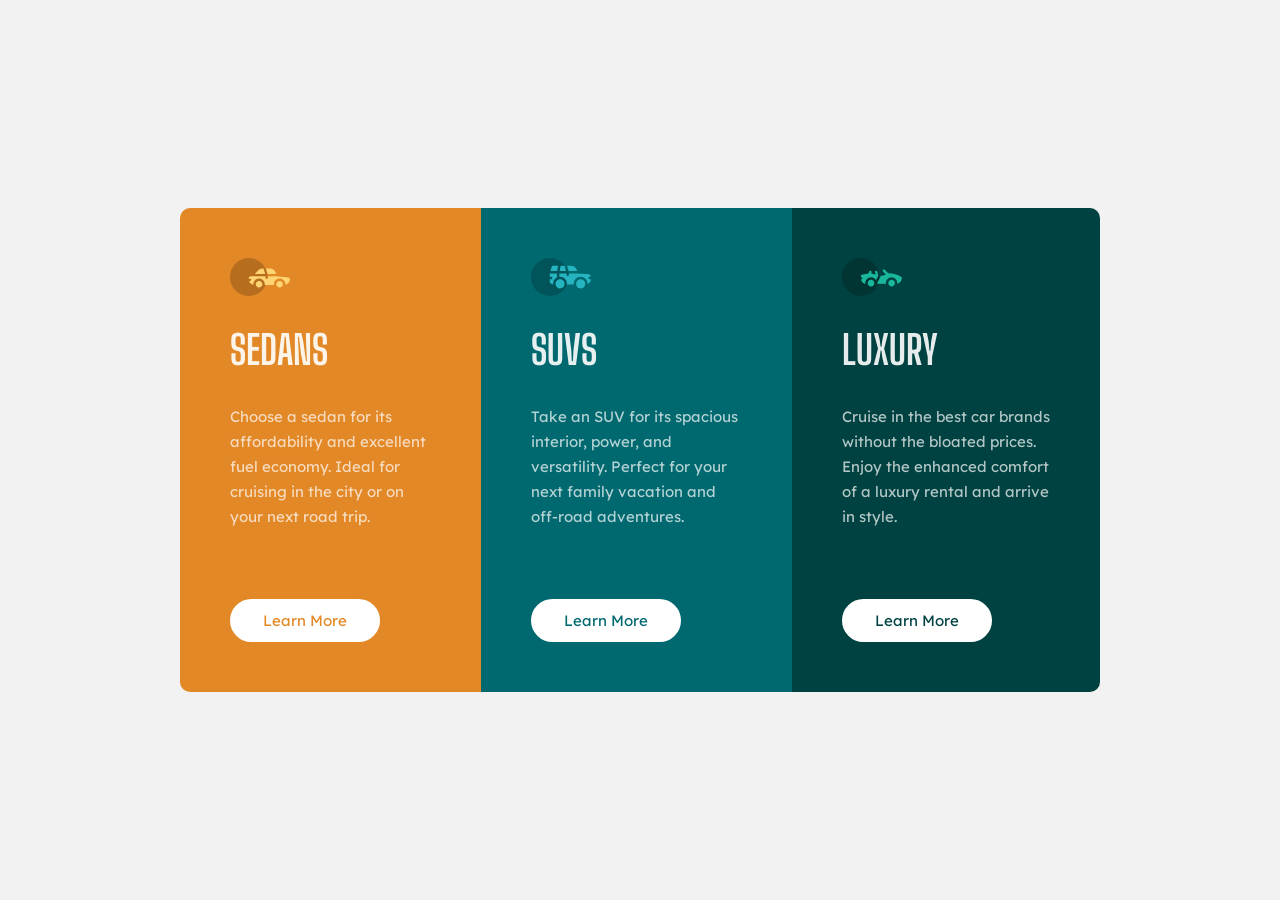
<file: 3-column-preview-card-component-main/index.html>
<!DOCTYPE html>
<html lang="en">
<head>
    <meta charset="UTF-8">
    <meta name="viewport" content="width=device-width, initial-scale=1.0">
    <link rel="stylesheet" href="assets/css/styles.css">
    <link rel="shortcut icon" href="assets/images/favicon-32x32.png" type="image/x-icon">
    <title>3 Column Preview Card Component Main | Frontend Mentor</title>
</head>
<body>
    <main>
        <div class="sedans">
            <img src="assets/images/icon-sedans.svg" alt="sedans icon">
            <h1>SEDANS</h1>
            <p>Choose a sedan for its affordability and excellent fuel economy. Ideal for cruising in the city or on your next road trip.</p>
            <a href="">Learn More</a>
        </div>
        <div class="suvs">
            <img src="assets/images/icon-suvs.svg" alt="suvs icon">
            <h1>SUVS</h1>
            <p>Take an SUV for its spacious interior, power, and versatility. Perfect for your next family vacation and off-road adventures.</p>
            <a href="">Learn More</a>
        </div>
        <div class="luxury">
            <img src="assets/images/icon-luxury.svg" alt="luxury icon">
            <h1>LUXURY</h1>
            <p>Cruise in the best car brands without the bloated prices. Enjoy the enhanced comfort of a luxury rental and arrive in style.</p>
            <a href="">Learn More</a>
        </div>
    </main>
</body>
</html>
</file>
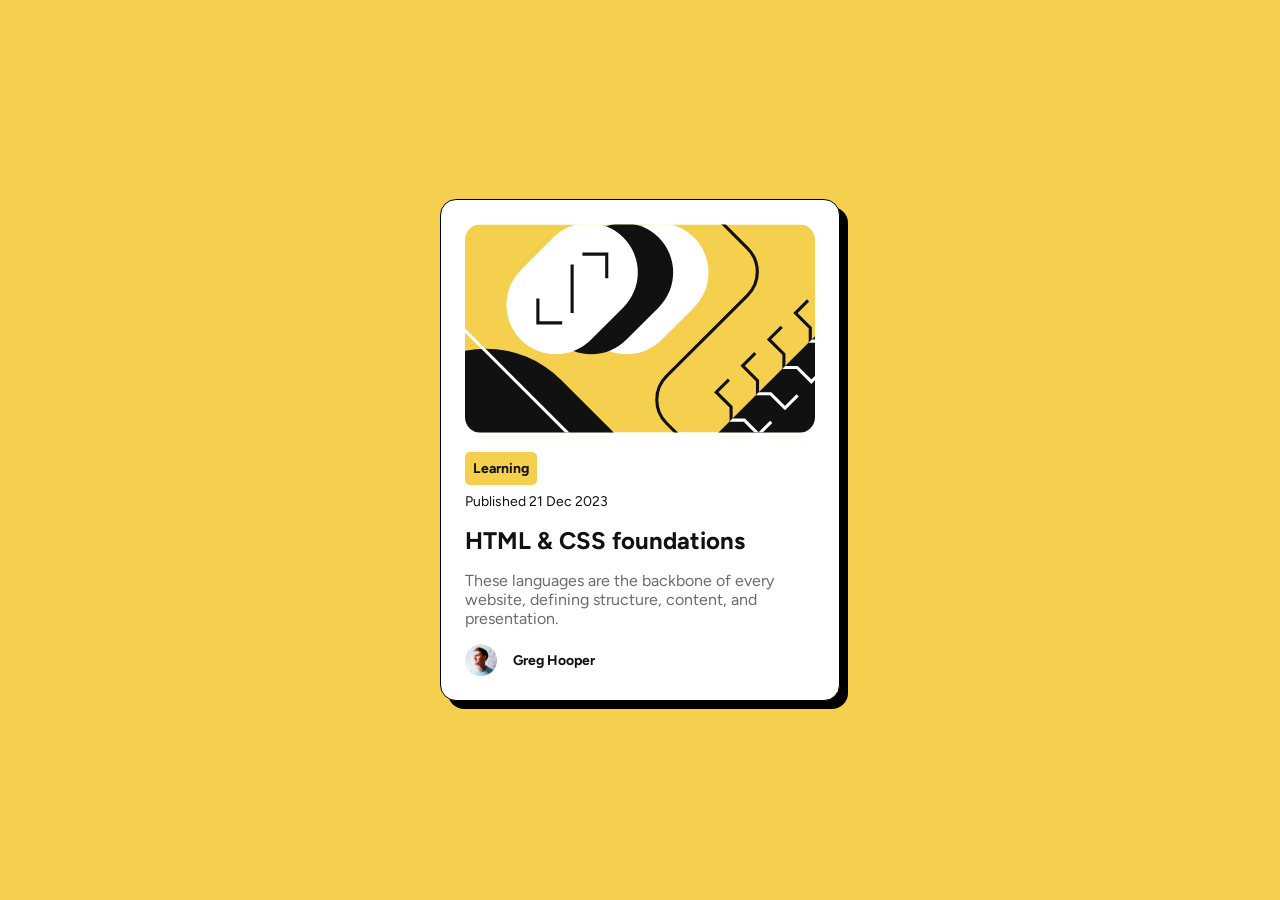
<file: blog-preview-card/index.html>
<!DOCTYPE html>
<html lang="pt-br">
<head>
    <meta charset="UTF-8">
    <meta name="viewport" content="width=device-width, initial-scale=1.0">
    <link rel="stylesheet" href="assets/css/styles.css">
    <link rel="shortcut icon" href="assets/images/favicon-32x32.png" type="image/x-icon">
    <title>BLOG PREVIEW CARD</title>
</head>
<body>
    <main class="container">
        <div class="card-img">
            <img src="assets/images/illustration-article.svg" alt="image">
        </div>
        <div class="card-info">
            <p id="info-tag">Learning</p>
            <p id="info-date">Published 21 Dec 2023</p>
            <a href="">HTML & CSS foundations</a>
            <p id="info-desc"> These languages are the backbone of every website, defining structure, content, and presentation.</p>
        </div>
        <div class="card-author">
            <img src="assets/images/image-avatar.webp" alt="avatar-image">
            <p>Greg Hooper</p>
        </div>
    </main>
</body>
</html>
</file>
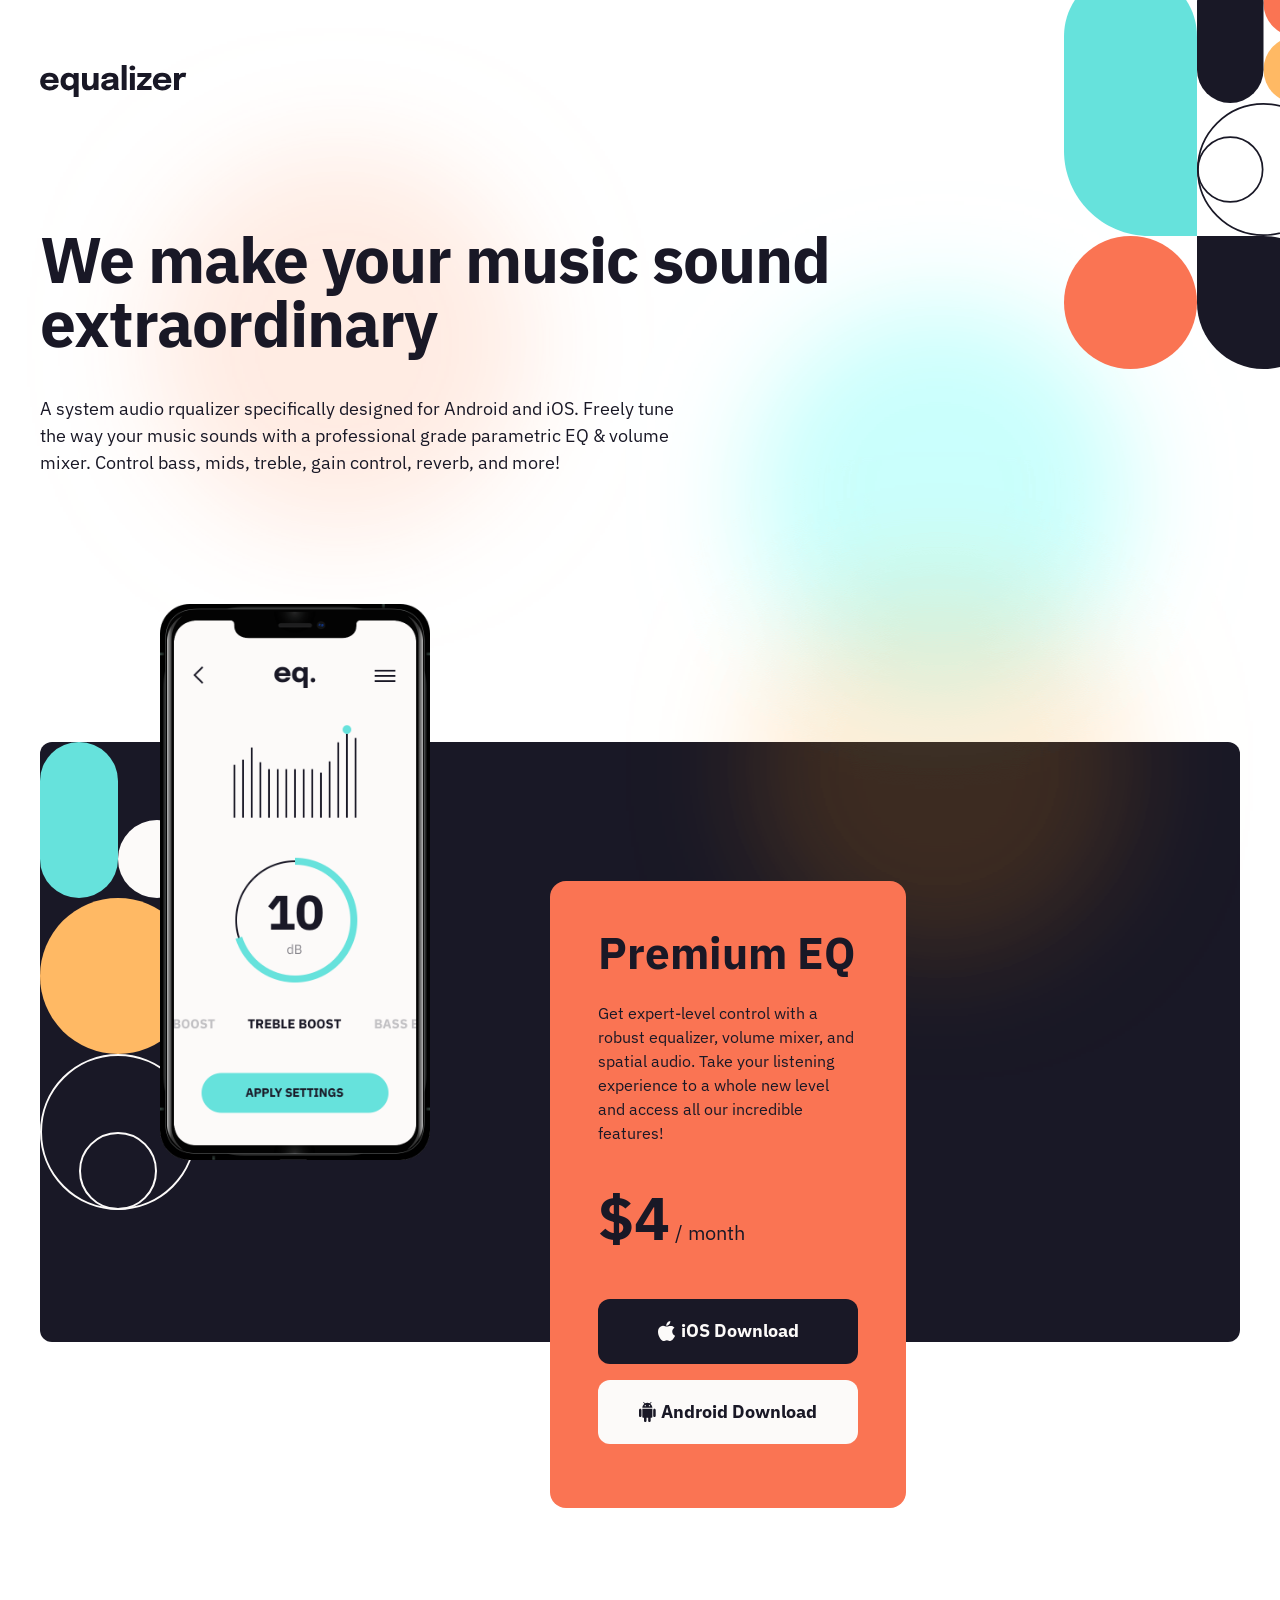
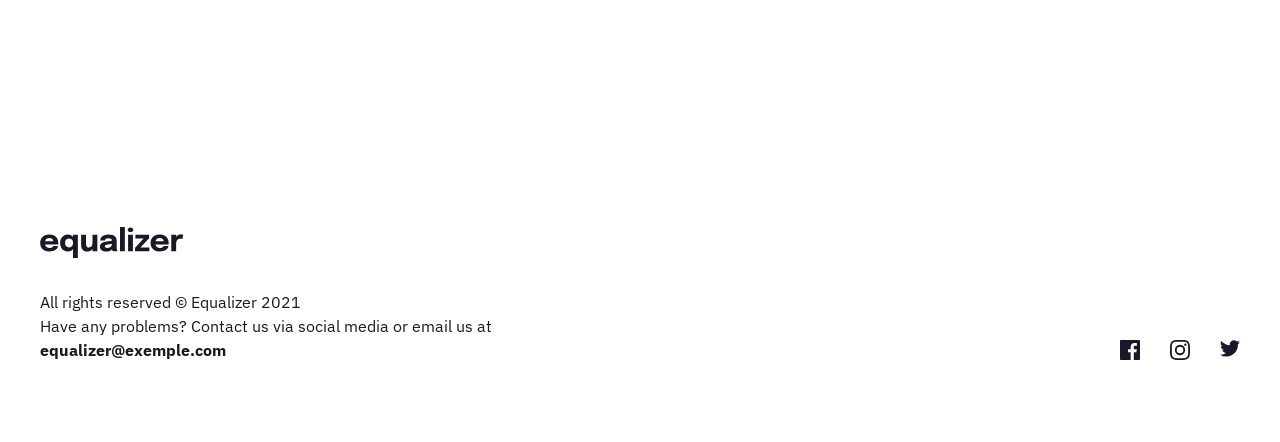
<file: equalizer-landing-page/index.html>
<!DOCTYPE html>
<html lang="en">
<head>
    <meta charset="UTF-8">
    <meta name="viewport" content="width=device-width, initial-scale=1.0">
    <link rel="stylesheet" href="assets/css/styles.css">
    <link rel="shortcut icon" href="assets/images/favicon-32x32.png" type="image/x-icon">
    <title>Equalizer Landing Page | Frontend Mentor</title>
</head>
<body>
    <main>
        <div class="hero">
            <nav>
                <a href="#"><img src="assets/images/logo.svg" alt="logo"></a>
            </nav>
            <div class="hero-text">
                <h1>We make your music sound extraordinary</h1>
                <p>A system audio rqualizer specifically designed for Android and iOS. Freely tune the way your music sounds with a professional grade parametric EQ & volume mixer. Control bass, mids, treble, gain control, reverb, and more!</p>
            </div>
            <img src="assets/images/bg-pattern-1.svg" alt="bg-image">     
            <div class="ilustration">
                <img src="assets/images/illustration-app.png" alt="illustration-app" class="illustration-app">
                <div class="ilustration-hero">
                    <img src="assets/images/bg-pattern-2.svg" alt="">
                </div>
            </div>     
        </div>
        <div class="product-info">
            <div class="product-price">
                <h2>Premium EQ</h2>
                <p>Get expert-level control with a robust equalizer, volume mixer, and spatial audio. Take your listening experience to a whole new level and access all our incredible features!</p>
                <p id="price"><span>$4</span> / month</p>
            </div>
            <div class="product-download-app">
                <button class="btn-apple"><img src="assets/images/icon-apple.svg" alt=""> iOS Download</button>
                <button class="btn-android"><img src="assets/images/icon-android.svg" alt=""> Android Download</button>
            </div>
        </div>
    </main>
    <footer>
        <div class="footer-info">
            <img src="assets/images/logo.svg" alt="">
            <div class="footer-info-text">
                <p>All rights reserved &#169 Equalizer 2021</p>
                <p>Have any problems? Contact us via social media or email us at</p>
                <span>equalizer@exemple.com</span>
            </div>            
        </div> 
        <div class="social-media">
            <a href="#"><img src="assets/images/icon-facebook.svg" alt=""></a>
            <a href="#"><img src="assets/images/icon-instagram.svg" alt=""></a>
            <a href="#"><img src="assets/images/icon-twitter.svg" alt=""></a>
        </div>      
    </footer>
</body>
</html>
</file>
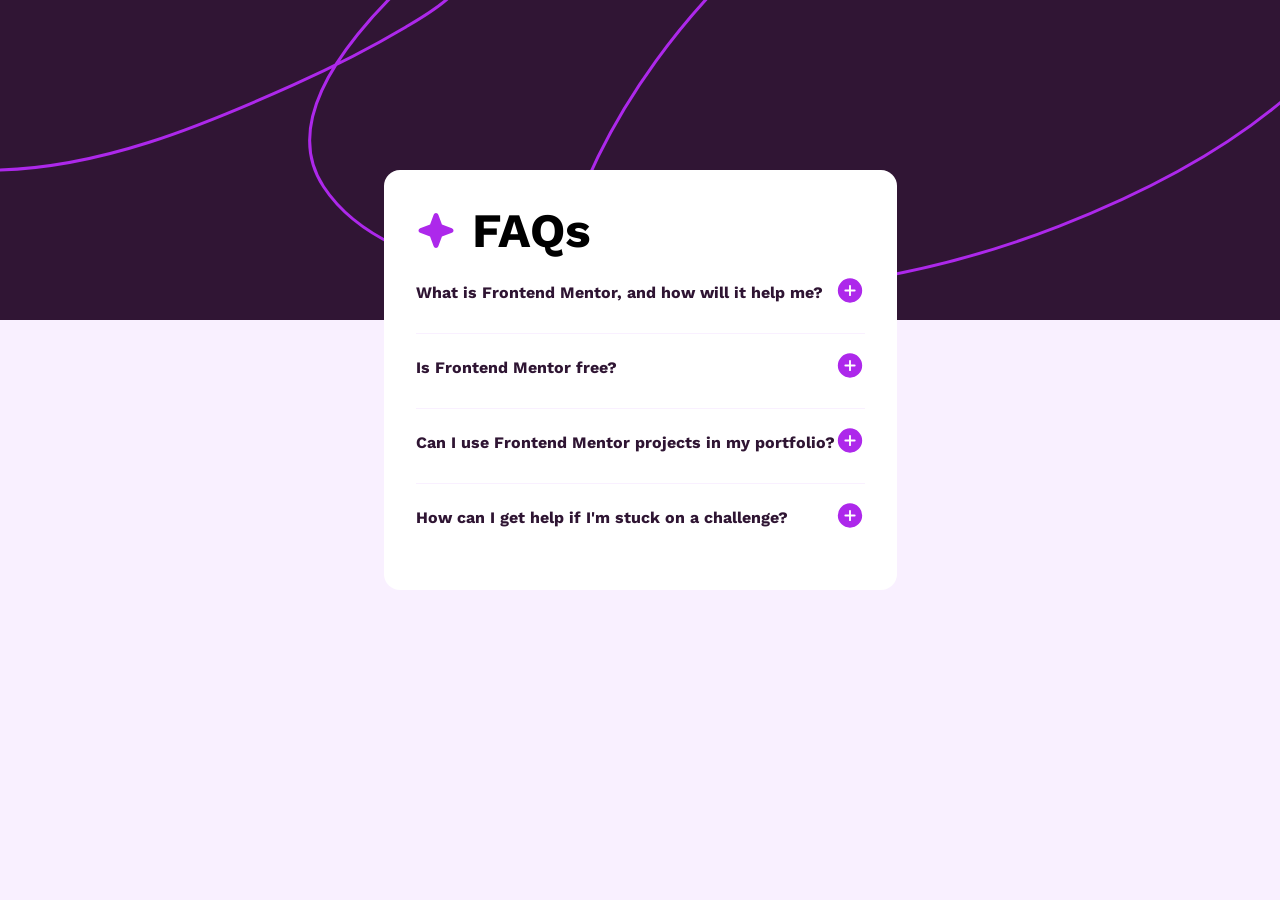
<file: faq-accordion/index.html>
<!DOCTYPE html>
<html lang="en">
<head>
    <meta charset="UTF-8">
    <meta name="viewport" content="width=device-width, initial-scale=1.0">
    <link rel="stylesheet" href="assets/css/styles.css">
    <link rel="shortcut icon" href="assets/images/favicon-32x32.png" type="image/x-icon">
    <title>FAQ ACCORDION</title>
</head>
<body>
    <div class="bg-image">
    </div>
    <main class="main">
        <div class="faqs">
            <div id="faqs-title">
                <img src="assets/images/icon-star.svg" alt="">
                <h1>FAQs</h1>
            </div>
            <div class="question-block">
                <div class="question">
                    <p>What is Frontend Mentor, and how will it help me?</p>
                    <button><img src="assets/images/icon-plus.svg" alt="" class="button-img"></button>                    
                </div>
                <div class="answer" style="display: none;">
                    <p>Frontend Mentor offers realistic coding challenges to help developers improve their frontend coding skills with projects in HTML, CSS, and JavaScript. It's suitable for all levels and ideal for portfolio building.</p>
                </div>
            </div>
            <div class="question-block">
                <div class="question">
                    <p>Is Frontend Mentor free?</p>
                    <button><img src="assets/images/icon-plus.svg" alt="" class="button-img"></button>
                </div>
                <div class="answer" style="display: none;">
                    <p>Yes.</p>
                </div>
            </div>
            <div class="question-block">
                <div class="question">
                    <p>Can I use Frontend Mentor projects in my portfolio?</p>
                    <button><img src="assets/images/icon-plus.svg" alt="" class="button-img"></button>
                </div>
                <div class="answer" style="display: none;">
                    <p>Yes.</p>
                </div>
            </div>
            <div class="question-block">
                <div class="question">
                    <p>How can I get help if I'm stuck on a challenge?</p>
                    <button><img src="assets/images/icon-plus.svg" alt="" class="button-img"></button>
                </div>
                <div class="answer" style="display: none;">
                    <p>Visit the challenge page on Frontend Mentor.</p>
                </div>
            </div>
        </div>
    </main>

    <script src="assets/js/scripts.js"></script>
</body>
</html>
</file>
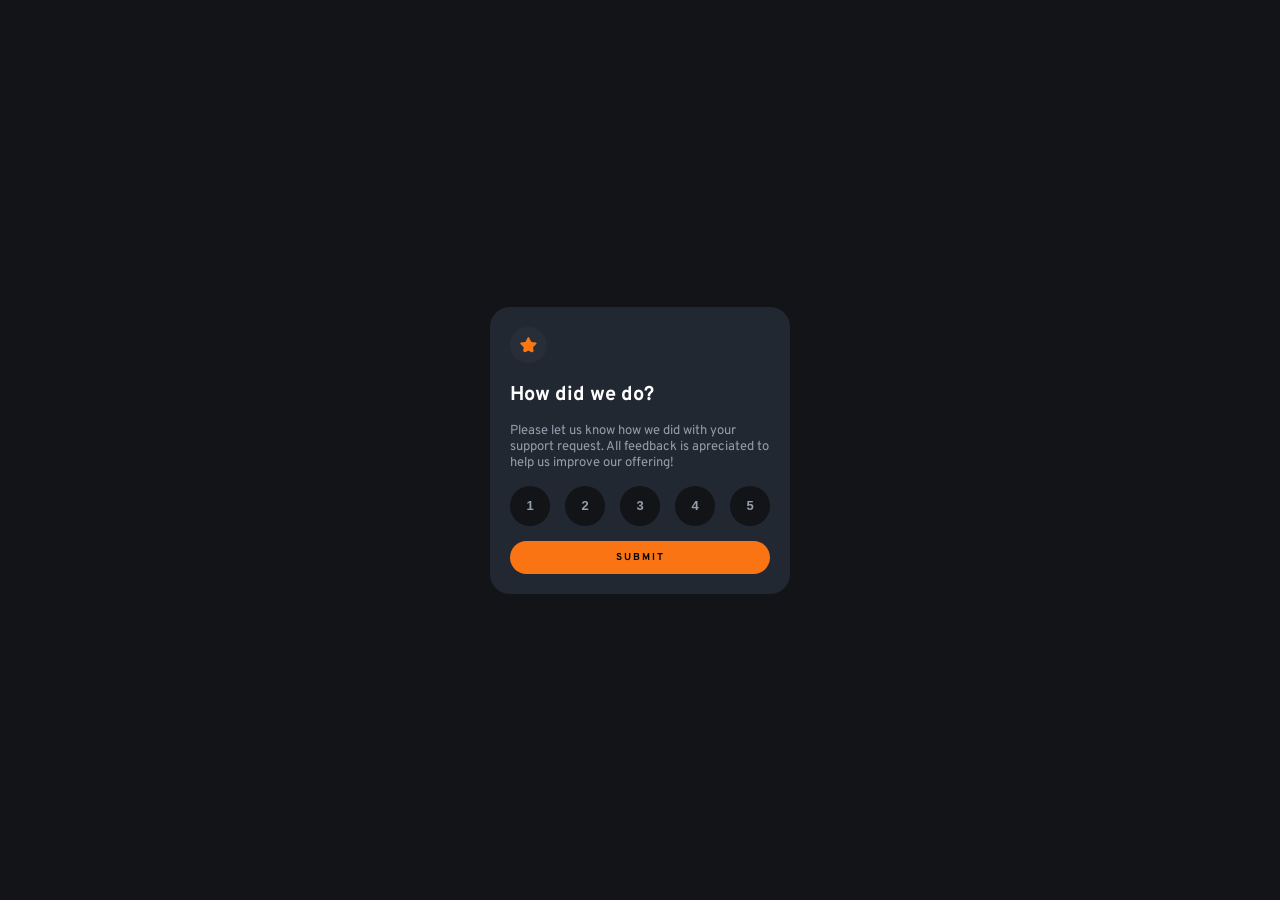
<file: interactive-rating-component/index.html>
<!DOCTYPE html>
<html lang="en">
<head>
    <meta charset="UTF-8">
    <meta name="viewport" content="width=device-width, initial-scale=1.0">
    <link rel="stylesheet" href="assets/css/styles.css">
    <link rel="shortcut icon" href="assets/images/favicon-32x32.png" type="image/x-icon">
    <title>Interactive Rating Component</title>
</head>
<body>
    <main>
        <div class="feedback-question">
            <img src="assets/images/icon-star.svg" alt="" id="icon-star">
            <h1>How did we do?</h1>
            <p>Please let us know how we did with your support request. All feedback is apreciated to help us improve our offering!</p>
            <div class="feedback">
                    <button class="btn-rating">1</button>
                    <button class="btn-rating">2</button>
                    <button class="btn-rating">3</button>
                    <button class="btn-rating">4</button>
                    <button class="btn-rating">5</button>
            </div>
            <button class="btn-submit">SUBMIT</button>   
        </div>
        <div class="feedback-send display-hidden">
            <img src="assets/images/illustration-thank-you.svg" alt="" id="img-thankyou">
            <p id="msg-rating-thank">You selected <span></span> out of 5</p>
            <h2>Thank you!</h2>
            <p>We appreciate you taking the time to give a rating. If you ever need more support, don't hesitate to get in touch!</p>
        </div>
    </main>
    <script src="assets/js/script.js"></script>
</body>
</html>
</file>
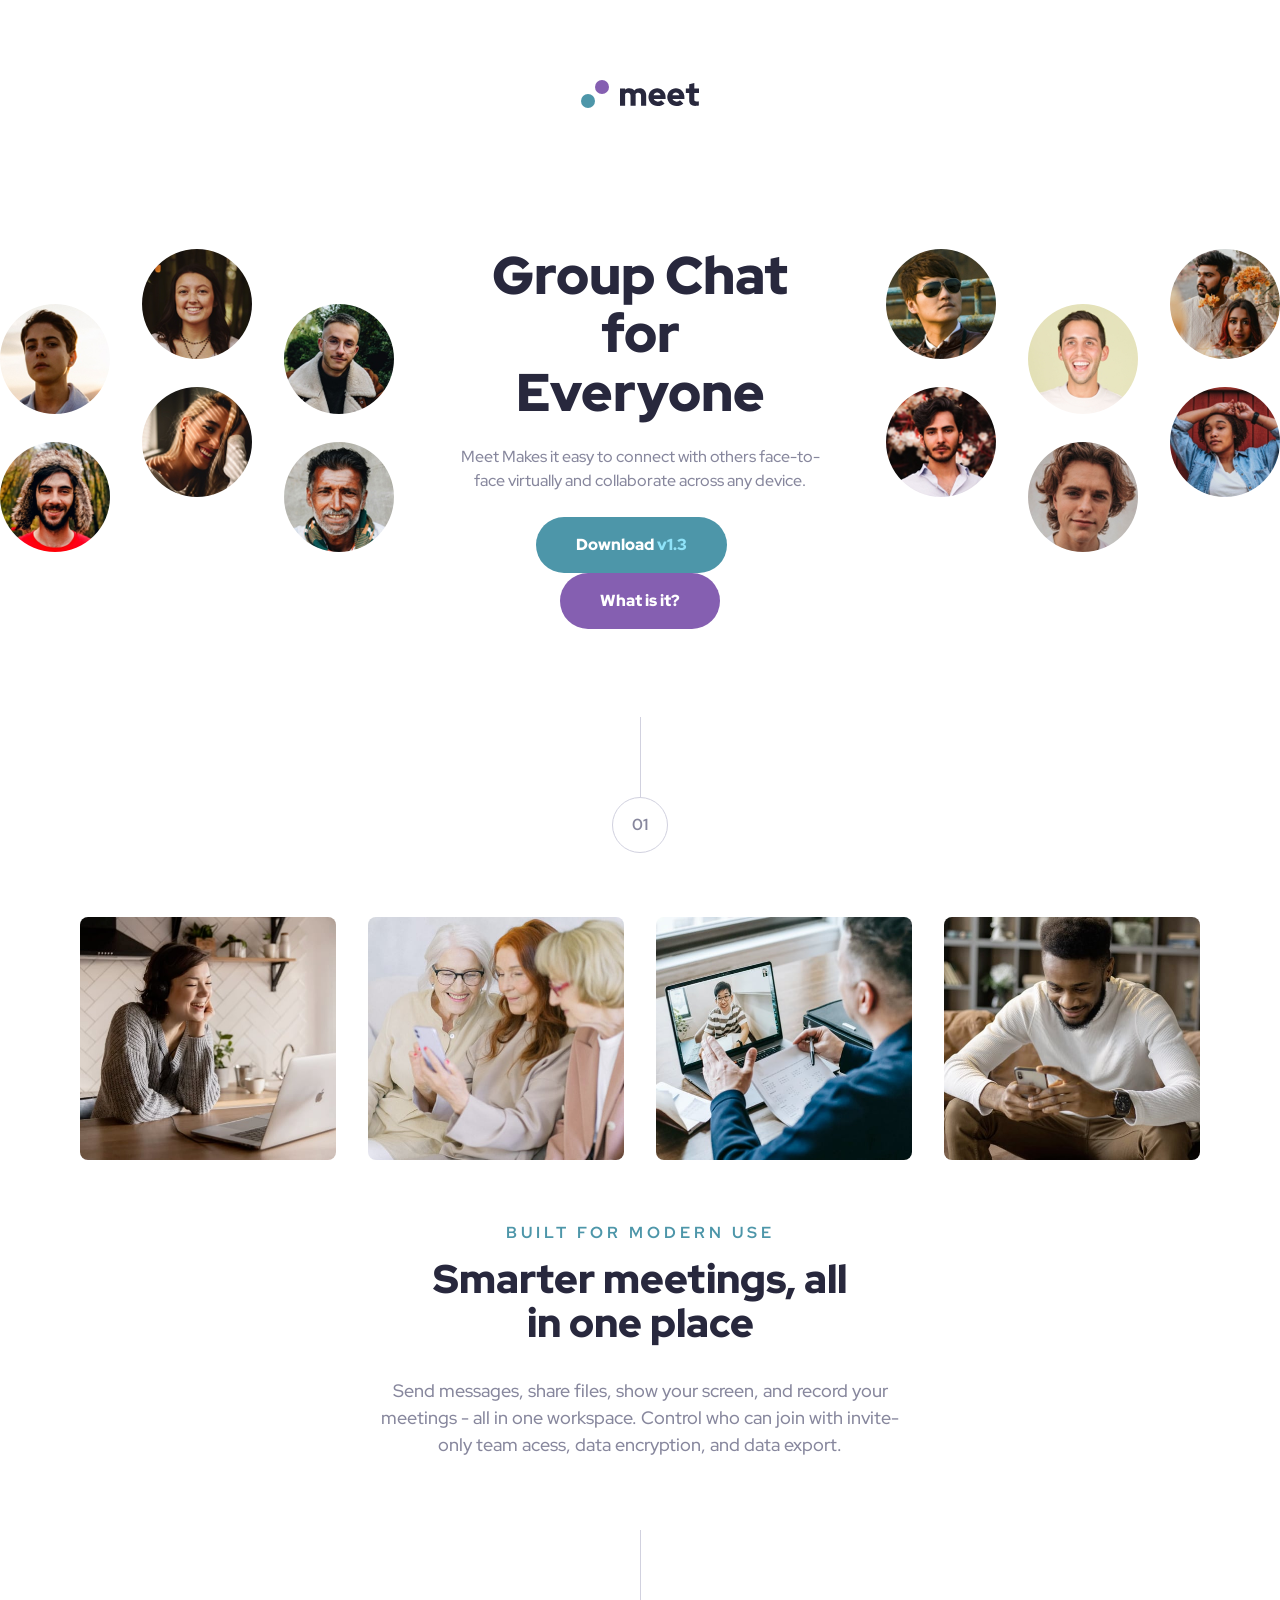
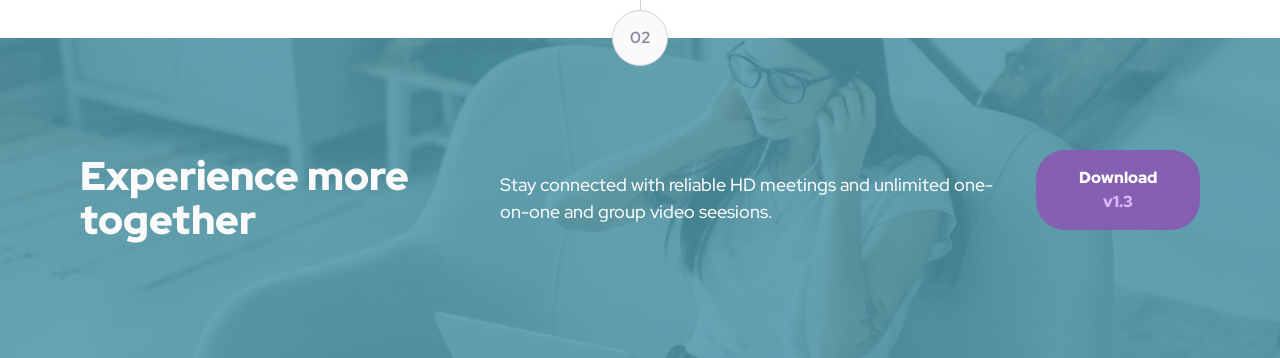
<file: meet-landing-page/index.html>
<!DOCTYPE html>
<html lang="en">
<head>
    <meta charset="UTF-8">
    <meta name="viewport" content="width=device-width, initial-scale=1.0">
    <link rel="stylesheet" href="assets/css/styles.css">
    <link rel="shortcut icon" href="assets/images/favicon-32x32.png" type="image/x-icon">
    <title>Meet Landing Page | Frontend Mentor</title>
</head>
<body>
    <header>
        <a href="#"><img src="assets/images/logo.svg" alt="logo"></a>
    </header>
    <main>
        <section class="hero">
            <div class="hero-img-smartphone">
                <img class="hero-img-small" src="assets/images/tablet/image-hero.png" alt="hero image">
            </div>
            <div class="hero-img-desktop-left">
                <img class="hero-img-left" src="assets/images/desktop/image-hero-left.png" alt="hero image left">
            </div>
            <div class="hero-content">
                <h1>Group Chat for Everyone</h1>
                <p>Meet Makes it easy to connect with others face-to-face virtually and collaborate across any device.</p>
                <button class="btn-download">Download <span>v1.3</span></button>
                <button class="btn-about">What is it?</button>
            </div>
            <div class="hero-img-desktop-right">
                <img class="hero-img-right" src="assets/images/desktop/image-hero-right.png" alt="hero image right">
            </div>
        </section>
        <section class="content">
            <div class="number">
                <div class="rectangle"></div>
                <p>01</p>
            </div>
            <div class="photos">
                <img src="assets/images/desktop/image-woman-in-videocall.jpg" alt="woman in videocall">
                <img src="assets/images/desktop/image-women-videochatting.jpg" alt="women in video chatting ">
                <img src="assets/images/desktop/image-men-in-meeting.jpg" alt="man in meeting">
                <img src="assets/images/desktop/image-man-texting.jpg" alt="man texting">
            </div>
            <div class="text-content">
                <h3>BUILT FOR MODERN USE</h3>
                <h2>Smarter meetings, all in one place</h2>
                <p>Send messages, share files, show your screen, and record your meetings - all in one workspace. Control who can join with invite-only team acess, data encryption, and data export.</p>
            </div>
        </section>
    </main>
    <footer>
        <div class="number">
            <div class="rectangle"></div>
            <p>02</p>
        </div>
        <div class="text-footer">
            <h2>Experience more together</h2>
            <p>Stay connected with reliable HD meetings and unlimited one-on-one and group video seesions.</p>
            <button class="btn-download-footer">Download <span>v1.3</span></button>
        </div>
    </footer>
</body>
</html>
</file>
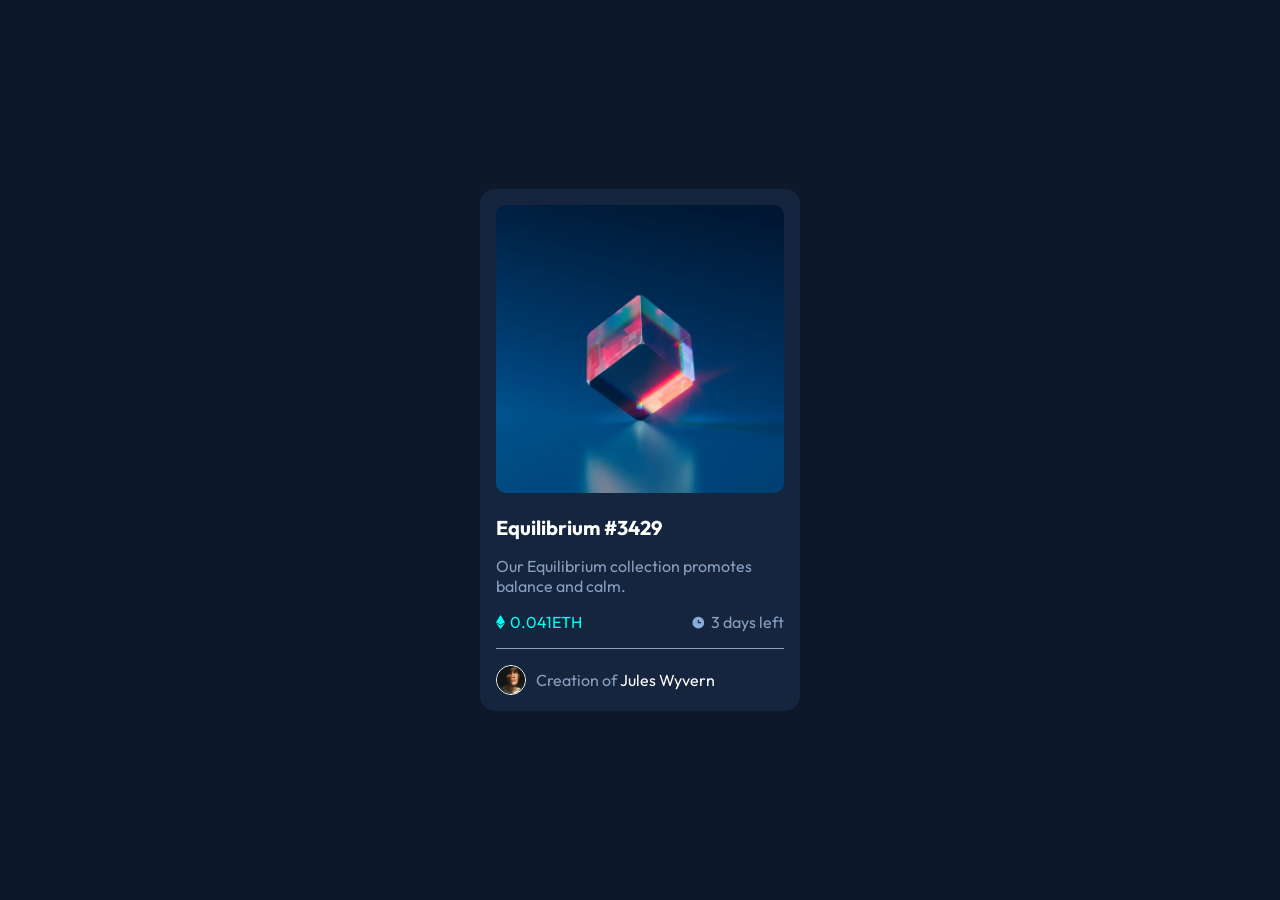
<file: nft-preview-card-component/index.html>
<!DOCTYPE html>
<html lang="en">
<head>
    <meta charset="UTF-8">
    <meta name="viewport" content="width=device-width, initial-scale=1.0">
    <link rel="stylesheet" href="assets/css/styles.css">
    <link rel="shortcut icon" href="assets/images/favicon-32x32.png" type="image/x-icon">
    <title>NFT Preview Card Component</title>
</head>
<body>
    <main>
        <div class="image-container">
            <img src="assets/images/image-equilibrium.jpg" alt="main image" class="main-image">
            <img src="assets/images/icon-view.svg" alt="eye icon" class="view-image">
            <div class="overlay"></div>
        </div>
        <h1>Equilibrium #3429</h1>
        <p>Our Equilibrium collection promotes balance and calm.</p>
        <div class="info">
            <div class="value-eth">
                <img src="assets/images/icon-ethereum.svg" alt="ethereum logo">
                <p>0.041ETH</p>
            </div>
            <div class="time-left">
                <img src="assets/images/icon-clock.svg" alt="clock image">
                <p>3 days left</p>
            </div>
        </div>
        <div class="creator">
            <img src="assets/images/image-avatar.png" alt="avatar creator">
            <p>Creation of <a href="#">Jules Wyvern</a></p>
        </div>
        </main>
    </main>
</body>
</html>
</file>
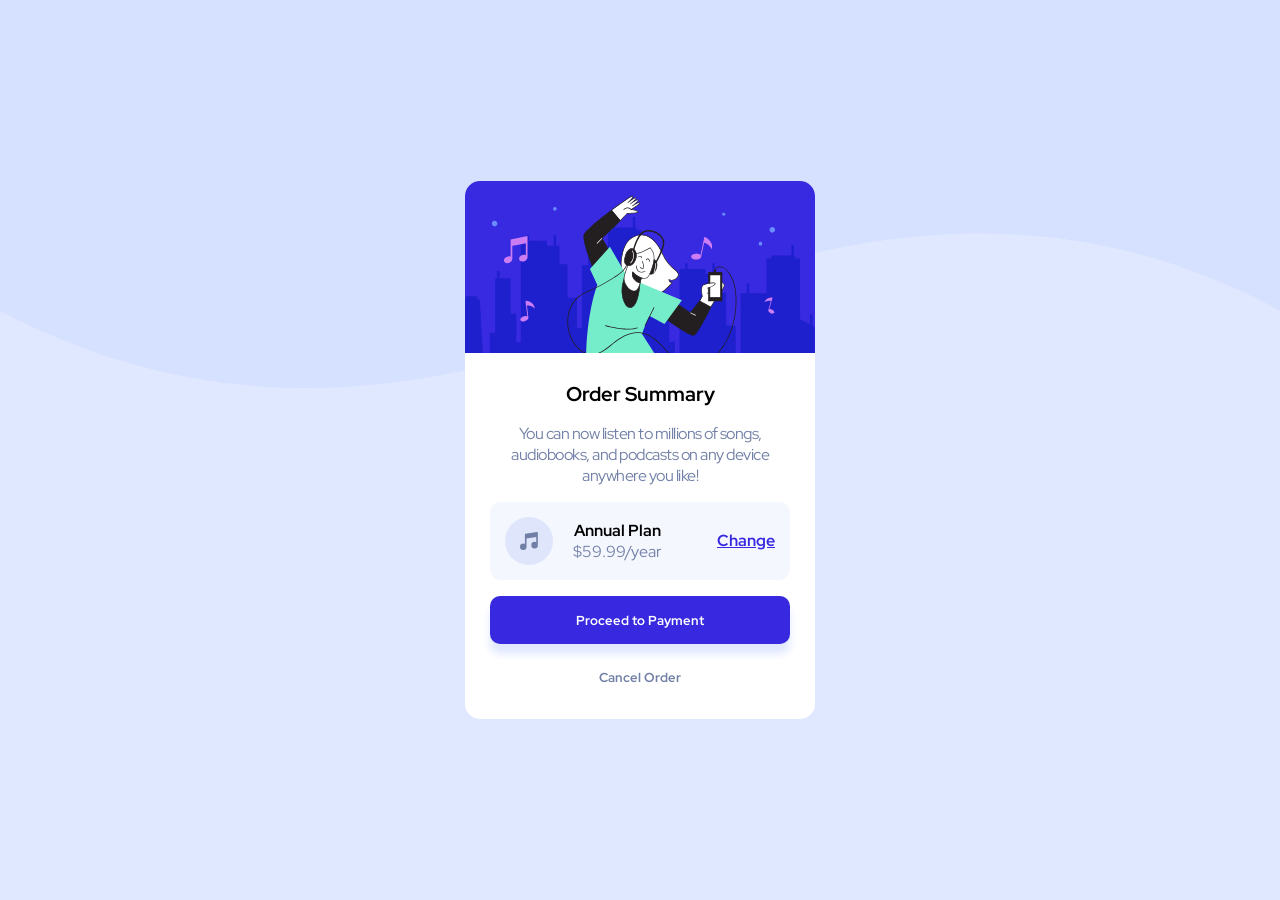
<file: order-summary-component/index.html>
<!DOCTYPE html>
<html lang="en">
<head>
    <meta charset="UTF-8">
    <meta name="viewport" content="width=device-width, initial-scale=1.0">
    <link rel="stylesheet" href="assets/css/styles.css">
    <link rel="shortcut icon" href="assets/images/favicon-32x32.png" type="image/x-icon">
    <title>Order Summary Component</title>
</head>
<body>
    <main>
        <img src="assets/images/illustration-hero.svg" alt="hero image">
        <div class="info">
            <h1>Order Summary</h1>
            <p>You can now listen to millions of songs, audiobooks, and podcasts on any device anywhere you like!</p>
            <div class="plan">
                <div class="itens-plan-left">
                    <img src="assets/images/icon-music.svg" alt="">
                    <div class="plan-value">
                        <span>Annual Plan</span>
                        <p>$59.99/year</p>
                    </div>
                </div>
                <a href="#">Change</a>
            </div>
            <button class="btn-payment">Proceed to Payment</button>
            <button class="btn-cancel">Cancel Order</button>
        </div>
    </main>
</body>
</html>
</file>
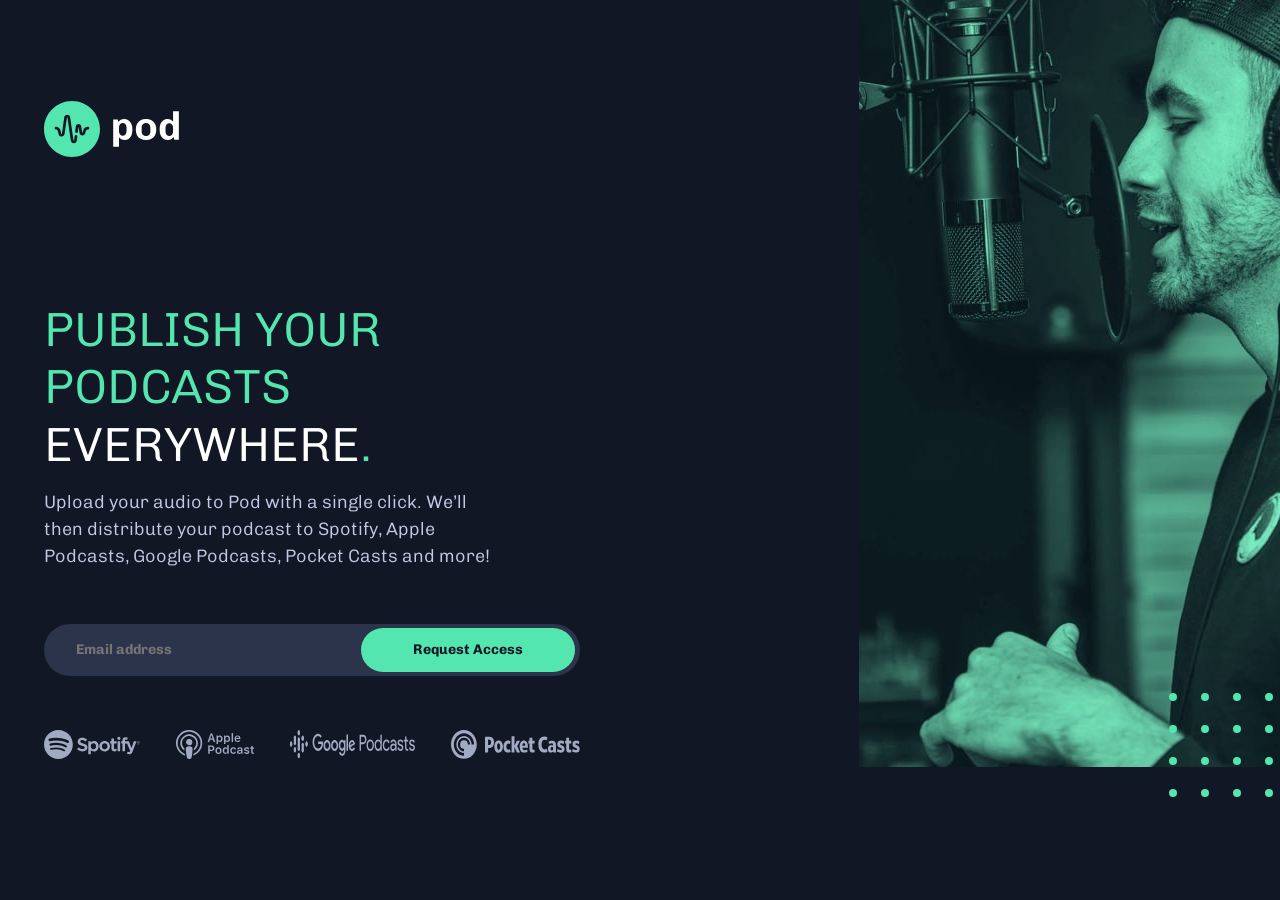
<file: pod-request-access-landing-page/index.html>
<!DOCTYPE html>
<html lang="en">
<head>
    <meta charset="UTF-8">
    <meta name="viewport" content="width=device-width, initial-scale=1.0">
    <link rel="stylesheet" href="assets/css/styles.css">
    <link rel="shortcut icon" href="assets/images/favicon-32x32.png" type="image/x-icon">
    <title>Pod Request Access | Frontend Mentor</title>
</head>
<body>
    <main>
        <div class="container">
            <div class="logo"><img src="assets/images/desktop/logo.svg" alt="logo pod"></div>
            <div class="content">
                <div class="content-text">
                    <h1>Publish your podcasts <span>everywhere</span>.</h1>
                    <p>Upload your audio to Pod with a single click. We’ll then distribute your podcast to Spotify, Apple Podcasts, Google Podcasts, Pocket Casts and more!</p>
                </div>            
                <div class="media">
                    <div class="apps-media">
                        <img class="img-media" src="assets/images/desktop/spotify.svg" alt="spotify logo">
                        <img class="img-media" src="assets/images/desktop/apple-podcast.svg" alt="apple logo">
                        <img class="img-media" src="assets/images/desktop/google-podcasts.svg" alt="google logo">
                        <img class="img-media" src="assets/images/desktop/pocket-casts.svg" alt="pocket casts logo">
                    </div>
                    <form action="" method="GET">
                        <input type="text" name="text" id="email" required placeholder="Email address" class="input-email">
                        <input type="submit" value="Request Access" class="btn-request">
                    </form>
                    <div class="warning"></div>
                </div>                            
            </div>
            <div class="bg-image-desktop">
                <img src="assets/images/desktop/image-host.jpg" alt="host image">
            </div>
            <div class="bg-pattern">
                <img src="assets/images/desktop/bg-pattern-dots.svg" alt="bg pattern dots">
            </div>
        </div>        
        <div class="bg-image-tablet">
            <img src="assets/images/tablet/image-host.jpg" alt="host image">
        </div>        
    </main>
    <script src="assets/js/script.js"></script>
</body>
</html>
</file>
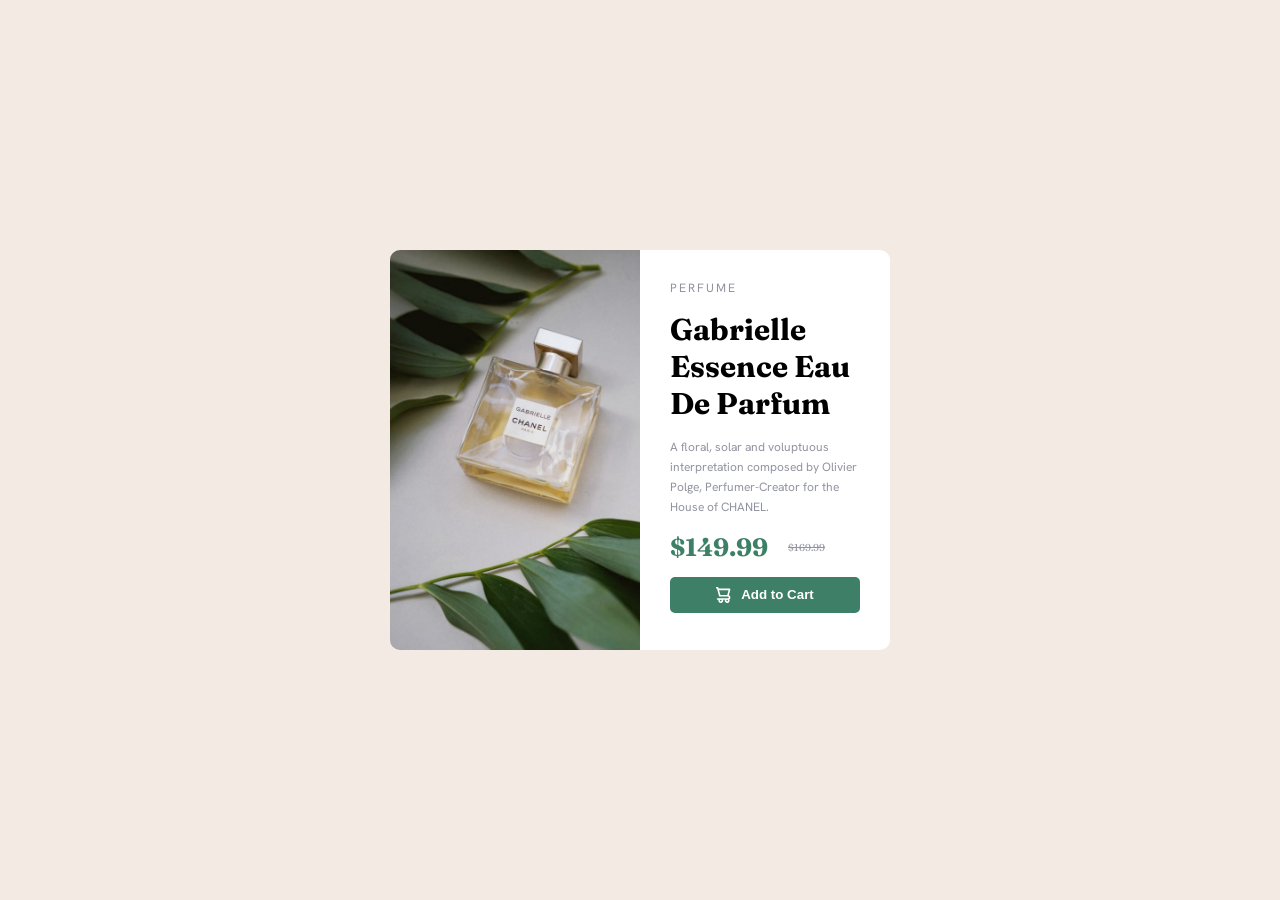
<file: product-preview-card-component/index.html>
<!DOCTYPE html>
<html lang="en">
<head>
    <meta charset="UTF-8">
    <meta name="viewport" content="width=device-width, initial-scale=1.0">
    <link rel="stylesheet" href="assets/css/styles.css">
    <link rel="shortcut icon" href="assets/images/favicon-32x32.png" type="image/x-icon">
    <title>Product Preview Card Component</title>
</head>
<body>
    <main>
        <div id="image"></div>
        <div id="content">
            <p id="title">PERFUME</p>
            <h1>Gabrielle Essence Eau De Parfum</h1>
            <p id="item-desc">A floral, solar and voluptuous interpretation composed by Olivier Polge, Perfumer-Creator for the House of CHANEL.</p>
            <div id="price">
                <p id="current-price">$149.99</p>
                <p id="old-price"><del>$169.99</del></p>
            </div>
            <button>
                <img src="assets/images/icon-cart.svg" alt="">
                <p>Add to Cart</p>
            </button>
        </div>
    </main>
</body>
</html>
</file>
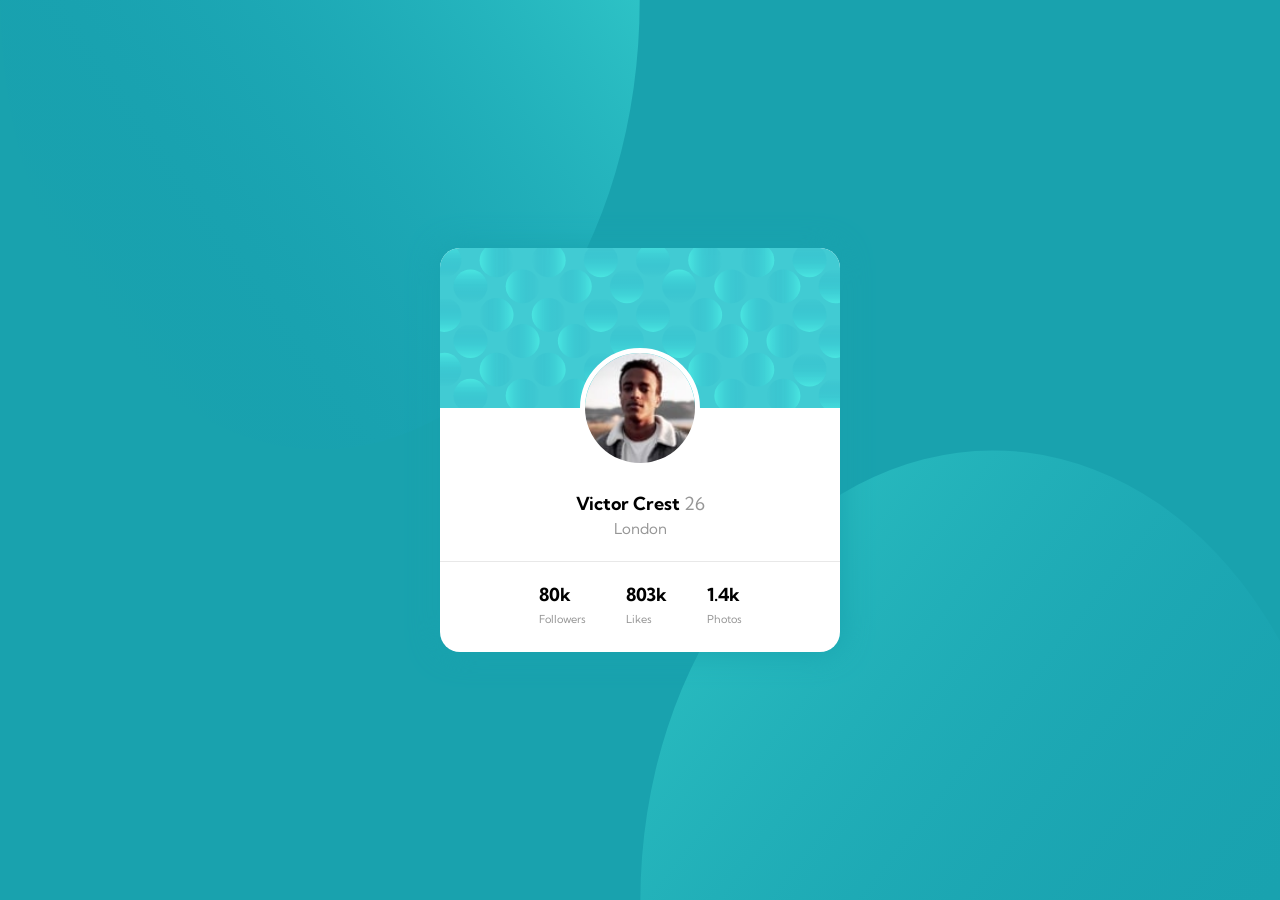
<file: profile-card-component/index.html>
<!DOCTYPE html>
<html lang="en">
<head>
    <meta charset="UTF-8">
    <meta name="viewport" content="width=device-width, initial-scale=1.0">
    <link rel="stylesheet" href="assets/css/styles.css">
    <link rel="shortcut icon" href="assets/images/favicon-32x32.png" type="image/x-icon">
    <title>Profile Card Component | Frontend Mentor</title>
</head>
<body>
    <main>
        <img src="assets/images/bg-pattern-top.svg" alt="bg top" class="bg-top">
        <img src="assets/images/bg-pattern-bottom.svg" alt="bg bottom" class="bg-bottom">
        <div class="card">
            <img src="assets/images/bg-pattern-card.svg" alt="bg card" class="bg-card">
            <div class="user">
                <img src="assets/images/image-victor.jpg" alt="Victor Image" class="user-img">
                <div class="user-info">
                    <h1>Victor Crest <span>26</span></h1>
                    <p>London</p>
                </div>         
                <div class="user-stats">
                    <div class="followers">
                        <h2>80k</h2>
                        <p>Followers</p>
                    </div>
                    <div class="likes">
                        <h2>803k</h2>
                        <p>Likes</p>
                    </div>
                    <div class="photos">
                        <h2>1.4k</h2>
                        <p>Photos</p>
                    </div>
                </div>
            </div>            
        </div>
    </main>
</body>
</html>
</file>
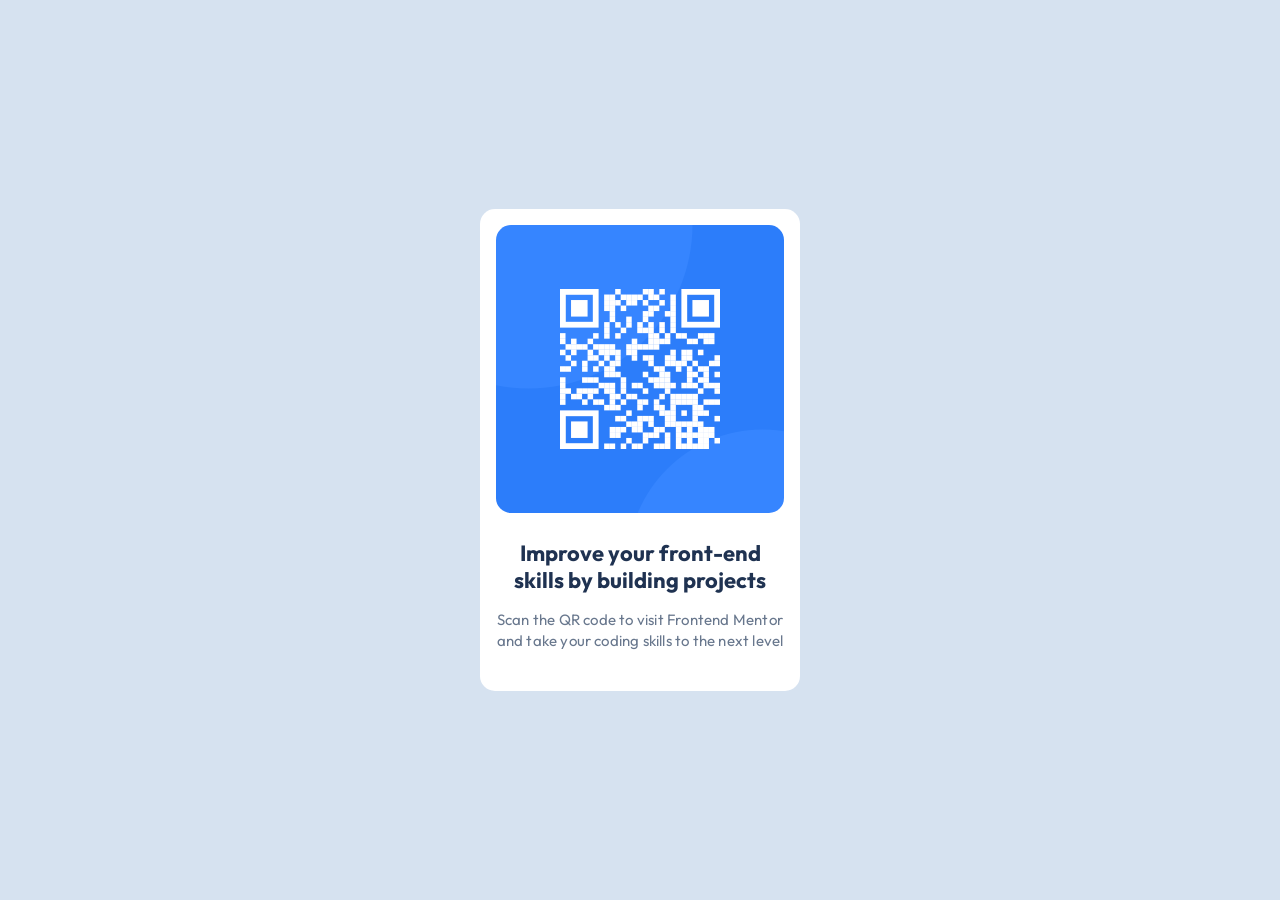
<file: qr-code-component/index.html>
<!DOCTYPE html>
<html lang="en">
<head>
    <meta charset="UTF-8">
    <meta name="viewport" content="width=device-width, initial-scale=1.0">
    <link rel="stylesheet" href="assets/css/styles.css">
    <title>QR Code Component</title>
</head>
<body>
    <main>
        <img src="assets/images/image-qr-code.png" alt="">
        <h1>Improve your front-end skills by building projects</h1>
        <p>Scan the QR code to visit Frontend Mentor and take your coding skills to the next level</p>
    </main>
</body>
</html>
</file>
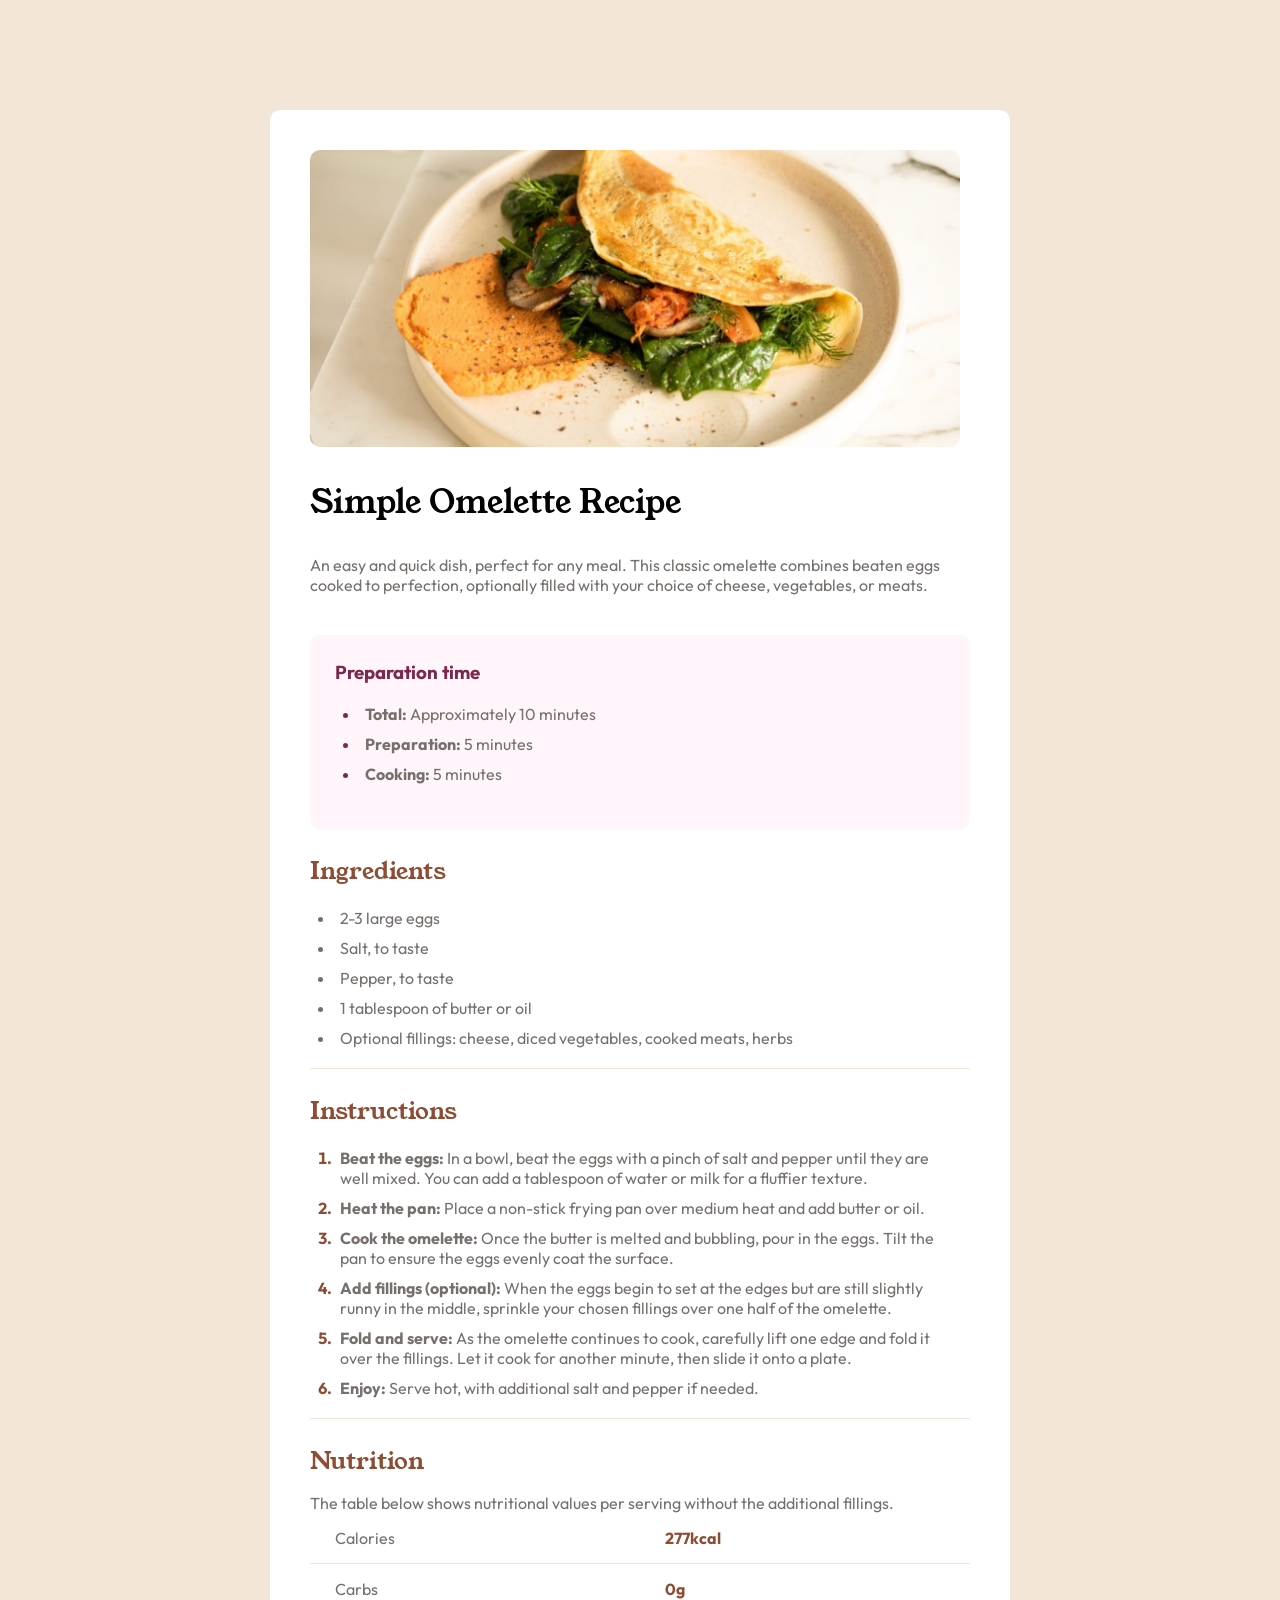
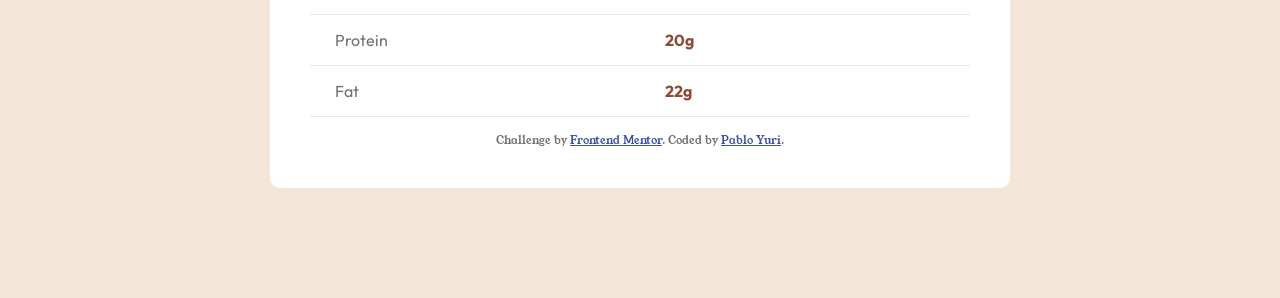
<file: recipe-page/index.html>
<!DOCTYPE html>
<html lang="en">
<head>
    <meta charset="UTF-8">
    <meta name="viewport" content="width=device-width, initial-scale=1.0">
    <link rel="icon" type="image/png" sizes="32x32" href="./assets/images/favicon-32x32.png">
    <link rel="stylesheet" type="text/css" href="assets/style/style.css">
    <title>Frontend Mentor | Recipe page</title>
</head>
<body>
    <div class="container">
        <div class="img_banner">
            <img src="assets/images/image-omelette.jpeg" alt="image omelette">
        </div>
        <div class="recipe_description">
            <h1>Simple Omelette Recipe</h1>
            <p>An easy and quick dish, perfect for any meal. This classic omelette combines beaten eggs cooked to perfection, optionally filled with your choice of cheese, vegetables, or meats.</p>
            <div class="recipe_description_time">
                <h3>Preparation time</h3>
                <ul>
                    <li><b>Total:</b> Approximately 10 minutes</li>
                    <li><b>Preparation:</b> 5 minutes</li>
                    <li><b>Cooking:</b> 5 minutes</li>
                </ul>
            </div>
        </div>
        <div class="recipe_ingredients">
            <h2>Ingredients</h2>
            <ul>
                <li>2-3 large eggs</li>
                <li>Salt, to taste</li>
                <li>Pepper, to taste</li>
                <li>1 tablespoon of butter or oil</li>
                <li>Optional fillings: cheese, diced vegetables, cooked meats, herbs</li>
            </ul>
        </div>
        <div class="recipe_instructions">
            <h2>Instructions</h2>
            <ol>
                <li><strong>Beat the eggs:</strong> In a bowl, beat the eggs with a pinch of salt and pepper until they are well mixed. You can add a tablespoon of water or milk for a fluffier texture.</li>
                <li><strong>Heat the pan:</strong> Place a non-stick frying pan over medium heat and add butter or oil.</li>
                <li><strong>Cook the omelette:</strong> Once the butter is melted and bubbling, pour in the eggs. Tilt the pan to ensure the eggs evenly coat the surface.</li>
                <li><strong>Add fillings (optional):</strong> When the eggs begin to set at the edges but are still slightly runny in the middle, sprinkle your chosen fillings over one half of the omelette.</li>
                <li><strong>Fold and serve:</strong> As the omelette continues to cook, carefully lift one edge and fold it over the fillings. Let it cook for another minute, then slide it onto a plate.</li>
                <li><strong>Enjoy:</strong> Serve hot, with additional salt and pepper if needed.</li>
            </ol>
        </div>
        <div class="recipe_nutrition">
            <h2>Nutrition</h2>
            <p>The table below shows nutritional values per serving without the additional fillings.</p>
            <div class="recipe_nutrition_table">
                <p>Calories</p>
                <p class="value">277kcal</p>
                <p>Carbs</p>
                <p class="value">0g</p>
                <p>Protein</p>
                <p class="value">20g</p>
                <p>Fat</p>
                <p class="value">22g</p>
            </div>
        </div>
        <div class="attribution">
            Challenge by <a href="https://www.frontendmentor.io?ref=challenge" target="_blank">Frontend Mentor</a>. 
            Coded by <a href="https://github.com/pylopes">Pablo Yuri</a>.
        </div>
    </div>
</body>
</html>
</file>
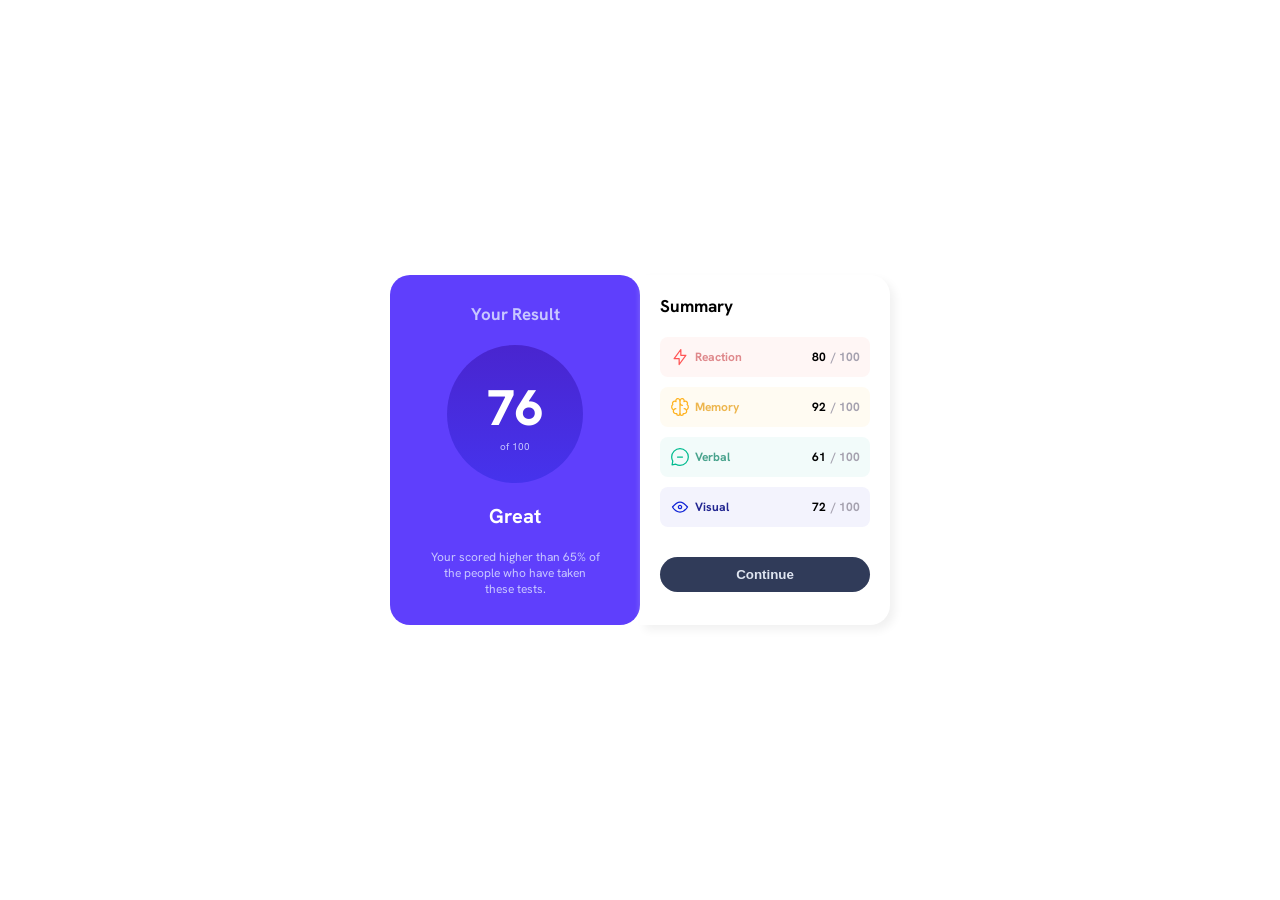
<file: results-summary-component/index.html>
<!DOCTYPE html>
<html lang="en">
<head>
    <meta charset="UTF-8">
    <meta name="viewport" content="width=device-width, initial-scale=1.0">
    <link rel="stylesheet" href="assets/css/styles.css">
    <title>Results Summary Component</title>
</head>
<body>
    <main>
        <div id="result">
            <h1>Your Result</h1>
            <div id="result-points">
                <p id="result-points-value">76</p>
                <p id="result-points-max">of 100</p>
            </div>
            <h2>Great</h2>
            <p id="result-tips">Your scored higher than 65% of the people who have taken these tests.</p>
        </div>
        <div id="summary">
            <h1>Summary</h1>
            <div class="summary-itens">
                <div class="item" id="reaction">
                    <div class="item-left">
                        <img src="assets/images/icon-reaction.svg" alt="">
                        <p id="reaction-title">Reaction</p>
                    </div>
                    <div class="item-right">
                        <p>80</p>
                        <p class="item-max-points">/ 100</p>
                    </div>
                </div>
                <div class="item" id="memory">
                    <div class="item-left">
                        <img src="assets/images/icon-memory.svg" alt="">
                        <p id="memory-title">Memory</p>
                    </div>
                    <div class="item-right">
                        <p>92</p>
                        <p class="item-max-points">/ 100</p>
                    </div>
                </div>
                <div class="item" id="verbal">
                    <div class="item-left">
                        <img src="assets/images/icon-verbal.svg" alt="">
                        <p id="verbal-title">Verbal</p>
                    </div>
                    <div class="item-right">
                        <p>61</p>
                        <p class="item-max-points">/ 100</p>
                    </div>
                </div>
                <div class="item" id="visual">
                    <div class="item-left">
                        <img src="assets/images/icon-visual.svg" alt="">
                        <p id="visual-title">Visual</p>
                    </div>
                    <div class="item-right">
                        <p>72</p>
                        <p class="item-max-points">/ 100</p>
                    </div>
                </div>              
            </div>
            <button>Continue</button>
        </div>
    </main>
</body>
</html>
</file>
<file: 3-column-preview-card-component-main/assets/css/styles.css>
@import url('https://fonts.googleapis.com/css2?family=Big+Shoulders+Display:wght@700&family=Lexend+Deca&display=swap');

:root {
    --font-lexend: "Lexend Deca", sans-serif;
    --font-bigs: "Big Shoulders Display", sans-serif;
    --bright-orange: hsl(31, 77%, 52%);
    --dark-cyan: hsl(184, 100%, 22%);
    --very-dark-cyan: hsl(179, 100%, 13%);
    --white: #fff;
}

* {
    padding: 0;
    margin: 0;
    box-sizing: border-box;
}

html {
    font-size: 62.5%;
}

body {
    display: flex;
    justify-content: center;
    align-items: center;
    padding: 20px 0;
    background-color: #f2f2f2;
}

main {
    display: flex;
    flex-direction: column;
    width: 90%;
}

h1 {
    font-size: 4rem;
    font-family: var(--font-bigs);
    color: var(--white);
    opacity: 0.9;
}

img {
    width: 60px;
}

p {
    font-size: 1.5rem;
    font-family: var(--font-lexend);
    color: var(--white);
    opacity: 0.7;
    line-height: 25px;
    margin-bottom: 40px;
}

a {
    width: 150px;
    font-size: 1.5rem;
    font-family: var(--font-lexend);
    text-decoration: none;
    background-color: var(--white);
    padding: 10px 20px;
    border-radius: 25px;
    text-align: center;
    border: 2px solid var(--white);
}

.sedans {
    display: flex;
    flex-direction: column;
    gap: 30px;
    background-color: var(--bright-orange);
    padding: 50px;
    border-top-left-radius: 10px;
    border-top-right-radius: 10px;
}

.sedans > a {
    color: var(--bright-orange);
}

.suvs {
    display: flex;
    flex-direction: column;
    gap: 30px;
    background-color: var(--dark-cyan);
    padding: 50px;
}

.suvs > a {
    color: var(--dark-cyan);
}

.luxury {
    display: flex;
    flex-direction: column;
    gap: 30px;
    background-color: var(--very-dark-cyan);
    padding: 50px;
    border-bottom-left-radius: 10px;
    border-bottom-right-radius: 10px;
}

.luxury > a {
    color: var(--very-dark-cyan);
}

a:hover {
    background-color: transparent;
    color: var(--white);
}

@media (width >= 1024px) {
    body {
        height: 100vh;
    }

    main {
        flex-direction: row;
        max-width: 920px;
    }

    .sedans {
        border-top-left-radius: 10px;
        border-bottom-left-radius: 10px;
        border-top-right-radius: 0;
    }

    .luxury {
        border-top-right-radius: 10px;
        border-bottom-right-radius: 10px;
        border-bottom-left-radius: 0;
    }
}
</file>
<file: blog-preview-card/assets/css/styles.css>
@import url('https://fonts.googleapis.com/css2?family=Figtree:ital,wght@0,300..900;1,300..900&family=Inter:ital,opsz,wght@0,14..32,100..900;1,14..32,100..900&display=swap');

* {
    margin: 0;
    padding: 0;
    box-sizing: border-box;
}

body {
    background-color: #F4D04E;
    font-size: 62.5%;
    height: 100vh;
    display: flex;
    justify-content: center;
    align-items: center;
    font-family: "Figtree", sans-serif;
}

.container {
    max-width: 400px;
    display: flex;
    flex-direction: column;
    background-color: #ffffff;
    justify-content: center;
    border: 1px solid #000000;
    box-shadow: 0.5rem 0.5rem 0 #000000;
    border-radius: 1rem;
    padding: 1.5rem;
    gap: 1rem;
}

.card-img {
    width: 100%;
}

.card-img img {
    width: 100%;
    border-radius: 1rem;
}

.card-info a {
    text-decoration: none;
    color: #111111;
    font-size: 24px;
    font-weight: bold;
}

.card-info a:hover {
   color: #F4D04E;
}

#info-tag {
    background-color: #F4D04E;
    color: #111111;
    display: inline-block;
    padding: 0.5rem;
    border-radius: 0.3rem;
    font-weight: bold;
    font-size: 14px;
    margin-bottom: 0.5rem;
}

#info-date {
    font-size: 14px;
    color: #111111;
    margin-bottom: 1rem;
}

#info-desc {
    color: #6b6b6b;
    font-size: 16px;
    margin-top: 1rem;
}

.card-author {
    display: flex;
    align-items: center;
    gap: 1rem;
}

.card-author img {
    width: 2rem;
}

.card-author p {
    color: #111111;
    font-size: 14px;
    font-weight: bold;
}

@media (max-width: 476px) {
    .container {
        max-width: 320px;
    }
}
</file>
<file: equalizer-landing-page/assets/css/styles.css>
@import url('https://fonts.googleapis.com/css2?family=IBM+Plex+Sans:ital,wght@0,100;0,200;0,300;0,400;0,500;0,600;0,700;1,100;1,200;1,300;1,400;1,500;1,600;1,700&display=swap');

:root {
    --font-family: "IBM Plex Sans", sans-serif;
    --cyan: #66E2DC;
    --orange: #FA7453;
    --yellow: #FFB964;
    --white: #FCFAF9;
    --slate: #191826;
}

* {
    padding: 0;
    margin: 0;
    box-sizing: border-box;
}

html {
    font-size: 62.5%;
}

/* MOBILE DESIGN */

/* MAIN */

main {
    max-width: 100vw;
}

/* HERO */

.hero {
    padding-top: 64px;
    display: flex;
    flex-direction: column;
    gap: 64px;
    background-image: url(../images/bg-main-mobile.png);
    background-position: left top ;
    background-repeat: no-repeat;
    position: relative;
    overflow: clip;
}

.hero > nav,
.hero > .hero-text {
    padding-right:20px;
    padding-left: 20px;
}

.hero-text {
    display: flex;
    flex-direction: column;
    gap: 40px;
}

.hero-text > h1 {
    font-family: var(--font-family);
    font-weight: 700;
    font-size: 4em;
    line-height: 100%;
    letter-spacing: -1px;
    color: var(--slate);
}

.hero-text > p {
    font-family: var(--font-family);
    font-weight: 400;
    font-size: 1.6em;
    line-height: 150%;
    letter-spacing: 0px;
    color: var(--slate);
}

.hero > img {
    display: none;
}

/* ILUSTRATION */

.ilustration {
    text-align: center;
    max-height: 490px;
    position: relative;
}

.illustration-app {
    max-width: 208px;
}

.ilustration-hero {
    z-index: -1;
    background-color: var(--slate);
    text-align: center;        
    position: relative;
    top: -320px;
}

.ilustration-hero > img {
    max-height: 380px;
}

/* PRODUCT INFO */

.product-info {
    padding: 48px 20px;
    background-color: var(--orange);
    max-width: 100%;
}

.product-price > h2 {
    font-family: var(--font-family);
    font-size: 4.4em;
    font-weight: 700;
    line-height: 110%;
    letter-spacing: 0px;
    color: var(--slate);
    margin-bottom: 24px;
}

.product-price > p {
    font-family: var(--font-family);
    font-weight: 400;
    font-size: 1.6em;
    line-height: 150%;
    letter-spacing: 0px;
    color: var(--slate);
}

.product-price > #price {
    font-size: 2em;
    margin-top: 40px;
    margin-bottom: 48px;
}

.product-price > #price > span {
    font-family: var(--font-family);
    font-size: 3em;
    font-weight: 700;
    line-height: 110%;
    letter-spacing: 0px;
}

.btn-apple {
    width: 100%;
    display: flex;
    align-items: center;
    justify-content: center;
    gap: 5px;
    background-color: var(--slate);
    color: var(--white);
    padding: 16px 32px;
    font-family: var(--font-family);
    font-size: 1.8rem;
    font-weight: 700;
    line-height: 180%;
    letter-spacing: 0px;
    border-radius: 12px;
    border: none;
    margin-bottom: 16px;
    cursor: pointer;
}

.btn-android {
    width: 100%;
    display: flex;
    align-items: center;
    justify-content: center;
    gap: 5px;
    background-color: var(--white);
    color: var(--slate);
    padding: 16px 32px;
    font-family: var(--font-family);
    font-size: 1.8rem;
    font-weight: 700;
    line-height: 180%;
    letter-spacing: 0px;
    border-radius: 12px;
    border: none;
    margin-bottom: 16px;
    cursor: pointer;
}

/* FOOTER */

footer {
    padding: 64px 20px 80px 20px;
    display: flex;
    flex-direction: column;
    gap: 32px;
}

.footer-info {
    display: flex;
    flex-direction: column;
    gap: 32px;
}

.footer-info > img {
    max-width: 144px;
    max-height: 32px;
}

.footer-info-text > p,
.footer-info-text > span {
    font-family: var(--font-family);
    font-size: 1.6em;
    color: var(--slate);
    line-height: 150%;
    initial-letter: 0px;
}

.footer-info-text > p {
    font-weight: 400;
}

.footer-info-text > span {
    font-weight: 700;
}

.social-media {
    display: flex;
    gap: 30px;
}

/* TABLET DESIGN */

@media (width > 767px) {

    main {
        max-width: 1440px;
        margin: auto;
        position: relative;
    }
    
    /* HERO */

    .hero {        
        gap: 128px;
        background-image: url(../images/bg-main-tablet.png);
        background-position: center top;
        background-repeat: no-repeat;
    }

    .hero > nav,
    .hero > .hero-text {
        padding-right:40px;
        padding-left: 40px;
    }

    .hero-text > h1 {
        font-size: 6.4em;
        max-width: 70%;        
    }

    .hero-text > p {
        font-size: 1.8em;
        max-width: 55%;
    }

    .hero > img {
        display: block;
        max-width: 266px;
        position: absolute;
        top: -30px;
        right: -50px;
    }

    .ilustration {
        text-align: left;
        padding: 0 40px 0 40px;        
        border-radius: 12px;
        max-height: 100%;
    }

    .illustration-app {
        position: relative;
        left: 10%;
        max-width: 270px;
    }

    .ilustration-hero {
        text-align: left;
        border-radius: 12px;
        top: -420px;
        min-height: 600px;
    }

    .product-info {
        padding: 48px 48px;
        max-width: 356px;
        border-radius: 16px;
        position: absolute;
        top: 50%;
        left: 43%;
    }

    .ilustration-hero > img {
        max-height: 468px;
    }

    /* FOOTER */

    footer {
        padding: 64px 40px 80px 40px;
        justify-content: space-between;
        align-items: flex-end;
        flex-direction: row;
    }
    
    .footer-info {
        display: flex;
        flex-direction: column;
        gap: 32px;
    }
    
    .footer-info-text > p,
    .footer-info-text > span {
        font-family: var(--font-family);
        font-size: 1.6em;
        color: var(--slate);
        line-height: 150%;
        initial-letter: 0px;
    }
}

/* DESKTOP DESIGN */

@media (width > 1366px) {

    main {
        max-width: 1440px;
        margin: auto;
    }

    .hero > nav,
    .hero > .hero-text {
        padding-right:80px;
        padding-left: 80px;
    }

    .hero-text > h1 {
        font-size: 8.8em;     
    }

    .hero-text > p {
        font-size: 2em;
    }

    .hero > img {
        display: block;
        max-width: 266px;
        position: absolute;
        top: 0px;
        right: 0px;
    }

    .ilustration-hero {
        margin: auto;
        max-width: 1120px;
        top: -500px;
    }

    .illustration-app {
        position: relative;
        left: 15%;
        max-width: 369px;
        max-height: 649px;
    }


    .ilustration-hero > img {
        text-align: center;
        position: relative;
        left: 32%;
    }

    .product-info {
        padding: 56px 56px;
        max-width: 512px;
        position: absolute;
        top: 50%;
        left: 50%;
    }

    .btn-apple:hover {
        background-color: var(--cyan);
        color: var(--slate);
    }

    .btn-android:hover {
        background-color: var(--yellow);
        color: var(--slate);
    }

    /* FOOTER */

    footer {
        max-width: 1440px;
        margin: auto;
        padding: 64px 80px 80px 80px;
        flex-direction: row;
        align-items: center;
    }
    
    .footer-info {
        display: flex;
        flex-direction: row;
        justify-content: space-between;
        gap: 128px;
    }
    
    
    .social-media {
        display: flex;
        gap: 30px;
    }
}
</file>
<file: faq-accordion/assets/css/styles.css>
@import url('https://fonts.googleapis.com/css2?family=Figtree:ital,wght@0,300..900;1,300..900&family=Inter:ital,opsz,wght@0,14..32,100..900;1,14..32,100..900&family=Work+Sans:ital,wght@0,100..900;1,100..900&display=swap');

* {
    margin: 0;
    padding: 0;
    box-sizing: border-box;
}

body {
    font-size: 62.5%;
    font-family: "Work Sans", sans-serif;
    background-color: hsl(275, 100%, 97%);
}

p {
    font-size: 16px;
}

button {
    background-color: #ffffff;
    border: 0;
}

.question-block {
    border-bottom: 1px solid hsl(275, 100%, 97%);
}

.question-block:last-child {
    border-bottom: none;
}

.bg-image {
    background-image: url(../images/background-pattern-desktop.svg);
    background-repeat: no-repeat;
    background-size: cover;
    height: 320px;
}

.main {
    display: flex;
    justify-content: center;
}

.faqs {
    display: flex;
    flex-direction: column;
    max-width: 550px;
    padding: 2rem;
    background-color: #ffffff;
    gap: 1rem;
    border-radius: 1rem;
    position: relative;
    top: -150px;
}


#faqs-title {
    display: flex;
    align-items: center;
    gap: 1rem;
}

#faqs-title h1{
    font-size: 3rem;
}

.question {
    display: flex;
    justify-content: space-between;
    align-items: center;
    color: hsl(292, 42%, 14%);
    font-weight: bold;
    margin-bottom: 1.5rem;
}

.question p:hover {
    color: #a92ce0;
    cursor: pointer;
}

.answer {
    color: hsl(292, 16%, 49%);
    margin-bottom: 1rem;
}

@media (max-width: 376px) {
    .bg-image {
        height: 250px;
    }

    .faqs {
        max-width: 325px;
    }
}
</file>
<file: interactive-rating-component/assets/css/styles.css>
@import url('https://fonts.googleapis.com/css2?family=Overpass:ital,wght@0,100..900;1,100..900&display=swap');

:root {
    --bg-color-primary: hsl(216, 12%, 8%);
    --bg-color-secondary: #212832;
    --bg-color-icon: #282e37;
    --color-white: hsl(0, 0%, 100%);
    --color-gray: hsl(217, 12%, 63%);
    --color-black: #000;
    --color-orange: hsl(25, 97%, 53%);
    --font-family: "Overpass", sans-serif;
}

* {
    padding: 0;
    margin: 0;
    box-sizing: border-box;
}

html {
    font-size: 62.5%;
}

body {
    height: 100vh;
    display: flex;
    justify-content: center;
    align-items: center;
    background-color: var(--bg-color-primary);
}

main {
    font-family: var(--font-family);
}

#icon-star {
    background-color: var(--bg-color-icon);
    padding: 10px;
    border-radius: 50%;
}

h1 {
    color: var(--color-white);
    margin: 15px 0;
    font-size: 2rem;
}

p {
    color: var(--color-gray);
    margin-bottom: 15px;
    font-size: 1.3rem;
}


.feedback-question {
    max-width: 300px;
    margin: auto;
    background-color: var(--bg-color-secondary);
    padding: 20px;
    border-radius: 20px;
}

.feedback {
    display: flex;
    justify-content: space-between;
}

.btn-rating {
	height: 40px;
	width: 40px;
	border-radius: 50%;
	border: none;
	background-color: var(--bg-color-primary);
	color: var(--color-gray);
	font-weight: 700;
    font-size: 1.3rem;
	margin-bottom: 15px;
    display: flex;
    justify-content: center;
    align-items: center;
	cursor: pointer;
    transition: background-color 0.5s ease;
}

.btn-rating:hover {
    background-color: var(--color-orange);
    color: var(--color-black);
}

.btn-rating.selected {
    background-color: var(--color-white);
    color: var(--color-black);
}

.btn-submit {
    width: 100%;
    background-color: var(--color-orange);
    padding: 10px 0;
    border-radius: 20px;
    border: 0;
    font-size: 1rem;
    letter-spacing: 2px;
    font-weight: 700;
    font-family: var(--font-family);
    transition: background-color 0.5s ease;
}

.btn-submit:hover {
    background-color: var(--color-white);
    cursor: pointer;
}

.feedback-send {
    max-width: 300px;
    margin: auto;
    background-color: var(--bg-color-secondary);
    padding: 20px;
    border-radius: 20px;
    text-align: center;
}

#img-thankyou {
    margin: 15px 0;
}

#msg-rating-thank {
    background-color: var(--bg-color-icon);
    padding: 10px;
    color: var(--color-orange);
    border-radius: 25px;
    display: inline-block;
}

h2 {
    margin-bottom: 15px;
    color: var(--color-white);
    font-size: 2rem;
}

.display-hidden {
    display: none;
}
</file>
<file: meet-landing-page/assets/css/styles.css>
@import url('https://fonts.googleapis.com/css2?family=Red+Hat+Display:ital,wght@0,300..900;1,300..900&display=swap');

:root {
    --cyan-600: #4D96A9;
    --cyan-300: #8FE3F9;
    --purple-600: #855FB1;
    --purple-300: #D9B8FF;
    --slate-900: #28283D;
    --slate-600: #87879D;
    --slate-300: #D1D1DF;
    --white: #FAFAFA;
    --red-hat-display: "Red Hat Display", serif;
}

* { 
    margin: 0;
    padding: 0;
    box-sizing: border-box;
}

html {
    font-size: 62.5%;
}

header {
    text-align: center;
    padding: 48px 80px 0 80px;
}

/* MAIN */

/* HERO */

.hero {
    padding-top: 64px;
    padding-bottom: 32px;
    overflow: clip;
}

.hero > .hero-img-smartphone {
    display: flex;
    justify-content: center;
}

.hero > .hero-img-smartphone > .hero-img-small {
    width: 120%;
    height: 50%;
}

.hero-img-desktop-left,
.hero-img-desktop-right {
    display: none;
}

.hero-content {
    text-align: center;
    padding-left: 32px;
    padding-right: 32px;
}

.hero-content > h1 {
    font-family: var(--red-hat-display);
    font-size: 4rem;
    font-weight: 900;
    line-height: 110%;
    letter-spacing: 0px;
    text-align: center;
    color: var(--slate-900);
    margin-top: 48px;
    margin-bottom: 24px;
    padding: 0 20px 0 20px;
}

.hero-content > p {
    font-family: var(--red-hat-display);
    font-size: 1.6rem;
    font-weight: 500;
    line-height: 150%;
    letter-spacing: 0px;
    text-align: center;
    color: var(--slate-600);
    margin-bottom: 24px;
}

.hero-content > button {
    display: inline-block;
    padding: 16px 40px;
    border-radius: 29px;
    color: white;
    font-family: var(--red-hat-display);
    font-size: 1.6rem;
    line-height: 150%;
    letter-spacing: 0px;
    font-weight: 900;
    border: none;
    cursor: pointer;
}

.btn-download {
    background-color: var(--cyan-600);
    margin-bottom: 16px;
}

.btn-download > span {
    color: var(--cyan-300);
}

.btn-about {
    background-color: var(--purple-600);
}

/* CONTENT */

.content {
    display: flex;
    flex-direction: column;
    align-items: center;
    gap: 64px;
    padding: 32px 32px 64px 32px;
}

.number {
    display: flex;
    flex-direction: column;
    align-items: center;
}

.rectangle {
    width: 1px;
    height: 80px;
    background-color: var(--slate-300);
}

.number > p {
    width: 56px;
    height: 56px;
    color: var(--slate-600);
    font-family: var(--red-hat-display);
    font-size: 1.6rem;
    line-height: 150%;
    letter-spacing: 0px;
    font-weight: bold;
    display: flex;
    justify-content: center;
    align-items: center;
    border: 1px solid var(--slate-300);
    border-radius: 50%;
}

.photos {
    max-width: 100%;
    display: grid;
    gap: 16px;
    grid-template-columns: repeat(2, 1fr);
}

.photos > img {
    max-width: 100%;
    border-radius: 8px;
}

.text-content {
    text-align: center;
}

.text-content > h3 {
    font-family: var(--red-hat-display);
    font-size: 1.2rem;
    font-weight: bold;
    line-height: 110%;
    letter-spacing: 4px;
    color: var(--cyan-600);
    margin-bottom: 16px;
}

.text-content > h2 {
    font-family: var(--red-hat-display);
    font-size: 3.2rem;
    font-weight: 900;
    letter-spacing: 0px;
    line-height: 110%;
    color: var(--slate-900);
    margin-bottom: 32px;
}

.text-content > p {
    font-family: var(--red-hat-display);
    font-size: 1.6rem;
    font-weight: 500;
    line-height: 150%;
    letter-spacing: 0px;
    text-align: center;
    color: var(--slate-600);
}

/* FOOTER */

.text-footer {
    background: linear-gradient(#4d97a9d7, #4d97a9d7), url(../images/mobile/image-footer.jpg);
    background-size: cover;
    background-repeat: no-repeat;
    display: flex;
    flex-direction: column;
    align-items: center;
    text-align: center;
    gap: 24px;
    margin-top: -28px;
    padding: 64px 32px;
}

footer > .number > p {
    background-color: var(--white);
}

.text-footer > h2 {
    font-family: var(--red-hat-display);
    font-size: 3.2rem;
    font-weight: 900;
    line-height: 110%;
    letter-spacing: 0px;
    color: var(--white);
}

.text-footer > p {
    font-family: var(--red-hat-display);
    font-size: 1.6rem;
    font-weight: 500;
    letter-spacing: 0px;
    line-height: 150%;
    color: var(--white);
}

.text-footer > button {
    display: inline-block;
    padding: 16px 40px;
    border-radius: 29px;
    color: white;
    font-family: var(--red-hat-display);
    font-size: 1.6rem;
    line-height: 150%;
    letter-spacing: 0px;
    font-weight: 900;
    border: none;
    cursor: pointer;
}

.btn-download-footer {
    background-color: var(--purple-600);
    margin-bottom: 16px;
}

.btn-download-footer > span {
    color: var(--purple-300);
}

@media (width > 767px) {

    /* HERO */

    .hero > .hero-img-smartphone > .hero-img-small {
        width: 120%;
        height: 100%;
    }

    .hero-content {
        margin: auto;
        max-width: 60%;
    }

    .hero-content > h1 {
        font-size: 4.8rem;
        margin-top: 72px;
    }

    .btn-download {
        margin-bottom: 0;
        margin-right: 17px;
    }

    /* CONTENT */

    .content {
        padding: 56px 32px 64px 32px;
    }

    .photos {
        gap: 24px;
        grid-template-columns: repeat(4, 1fr);
    }

    .text-content {
        max-width: 504px;
    }

    .text-content > h2 {
        margin-left: auto;
        margin-right: auto;
        max-width: 445px;
        font-size: 3.6rem;
    }

    /* FOOTER */

    .text-footer {
        background: linear-gradient(#4d97a9d7, #4d97a9d7), url(../images/tablet/image-footer.jpg);
        background-size: cover;
        background-repeat: no-repeat;
    }

    .text-footer > h2,
    .text-footer > p,
    .text-footer > button {
        max-width: 504px;
    }

    .text-footer > h2 {
        font-size: 3.6rem;
    }
}

@media (width > 1023px) {
    body {
        max-width: 1440px;
        margin: auto;
    }

    header {
        padding: 80px 80px 0 80px;
    }

    /* HERO */

    .hero {
        display: flex;
        justify-content: center;
        align-items: center;
        gap: 32px;
    }

    .hero-content {
        max-width: 450px;
    }

    .hero-content > h1 {
        font-size: 5.3rem;
    }

    .hero-img-smartphone {
        display: none !important;
    }

    .hero-img-desktop-left,
    .hero-img-desktop-right {
        display: block;
    }

    /* CONTENT */

    .content {
        padding: 56px 80px 72px 80px;
    }

    .content > div {
        max-width: 1120px;
    }

    .photos {
        gap: 32px;
    }

    .text-content {
        max-width: 544px !important;
    }
    
    .text-content > h3 {
        font-size: 1.6rem;
    }

    .text-content > h2 {
        font-size: 4rem;
    }

    .text-content > p {
        font-size: 1.8rem;
    }

    /* FOOTER */
    
    .text-footer {
        background: linear-gradient(#4d97a9d7, #4d97a9d7), url(../images/desktop/image-footer.jpg);
        background-size: cover;
        background-repeat: no-repeat;
        flex-direction: row;
        align-items: center;
        justify-content: center;
        gap: 32px;
        text-align: left;
        padding: 112px 80px;
    }

    .text-footer > h2 {
        font-size: 4rem;
    }

    .text-footer > p {
        font-size: 1.8rem;
    }
}

@media (width > 1022px) and (width < 1269px) {
    .btn-download {
        margin-bottom: 17px;
        margin-right: 0;
    }
}
</file>
<file: nft-preview-card-component/assets/css/styles.css>
@import url('https://fonts.googleapis.com/css2?family=Outfit:wght@100..900&display=swap');

:root {
    --soft-blue-primary: hsl(215, 51%, 70%);
    --cyan-primary: hsl(178, 100%, 50%);
    --main-bg: hsl(217, 54%, 11%);
    --card-bg: hsl(216, 50%, 16%);
    --line-color: #889fbf;
    --white: hsl(0, 0%, 100%);
    --font-family: "Outfit", sans-serif;
}

* {
    padding: 0;
    margin: 0;
    box-sizing: border-box;
}

html {
    font-size: 62.5%;
}

body {
    height: 100vh;
    background-color: var(--main-bg);
    display: flex;
    justify-content: center;
    align-items: center;
}

main {
    max-width: 320px;
    background-color: var(--card-bg);
    padding: 16px;
    border-radius: 15px;
    font-family: var(--font-family);
}

.image-container {
    width: 100%;
    position: relative;
    display: inline-block;
    overflow: hidden;
}

.image-container .main-image {
    width: 100%;    
    border-radius: 10px;
}

.image-container .view-image {
    position: absolute;
    top: 50%;
    left: 50%;
    transform: translate(-50%, -50%);
    width: 50px;
    height: 50px;
    opacity: 0;
    transition: opacity 0.3s ease;
}

.image-container .overlay {
    position: absolute;
    top: 0;
    left: 0;
    width: 100%;
    height: 100%;
    background-color: hsla(178, 100%, 50%, 0.5);
    opacity: 0;
    transition: opacity 0.3s ease;
    border-radius: 10px;
}

.image-container:hover .view-image {
    opacity: 1;
    cursor: pointer;
}

.image-container:hover .overlay {
    opacity: 1;
    cursor: pointer;
}

h1 {
    color: var(--white);
    margin: 16px 0;
}

h1:hover,
.creator p a:hover {
    color: var(--cyan-primary);
    cursor: pointer;
}

p {
    color: var(--line-color);
    font-size: 1.6rem;
}

.info {
    display: flex;
    justify-content: space-between;
    border-bottom: 1px solid var(--line-color);
    margin: 16px 0;
    padding-bottom: 16px;
}

.value-eth,
.time-left {
    display: flex;
    align-items: center;
    gap: 5px;
}

.value-eth img {
    max-width: 9px;
}

.value-eth p {
    color: var(--cyan-primary);
}


.time-left img {
    max-width: 15px;
}

.creator {
    display: flex;
    align-items: center;
    gap: 10px;
}

.creator img {
    width: 30px;
    border: 1px solid var(--white);
    border-radius: 50%;
}

.creator a {
    color: var(--white);
    text-decoration: none;
}
</file>
<file: order-summary-component/assets/css/styles.css>
@import url('https://fonts.googleapis.com/css2?family=Red+Hat+Display:ital,wght@0,300..900;1,300..900&display=swap');

:root {
    --font-family: "Red Hat Display", sans-serif;
    --pale-blue: hsl(225, 100%, 94%);
    --bright-blue: hsl(245, 75%, 52%);
    --very-pale-blue: hsl(225, 100%, 98%);
    --desaturated-blue: hsl(224, 23%, 55%);
    --dark-blue: hsl(223, 47%, 23%);
    --white: #fff;
    --black: #000;
}

* {
    padding: 0;
    margin: 0;
    box-sizing: border-box;
}

html {
    font-size: 62.5%;
}

body {
    height: 100vh;
    background-image: url(../images/pattern-background-mobile.svg);
    background-repeat: no-repeat;
    background-size: contain;
    background-color: var(--pale-blue);
    display: flex;
    justify-content: center;
    align-items: center;
}

p {
    font-size: 1.6rem;
    color: var(--desaturated-blue);
}

span {
    font-size: 1.6rem;
    font-weight: 700;
}

main {
    font-family: var(--font-family);
    background-color: var(--white);
    max-width: 320px;
    border-radius: 15px;
}

main > img {
    width: 100%;
    border-radius: 15px 15px 0 0;
}

main > div {
    display: flex;
    flex-direction: column;
    align-items: center;
    text-align: center;
    padding: 25px;
    gap: 16px;
}

.info > p {
    letter-spacing: -0.5px;
    max-width: 90%;
}

.plan {
    display: flex;
    background-color: var(--very-pale-blue);
    padding: 15px;
    align-items: center;
    justify-content: space-between;
    border-radius: 10px;
    width: 100%
}

.plan > a {
    color: var(--bright-blue);
    font-size: 1.6rem;
    font-weight: 700;
}

.plan > a:hover {
    text-decoration: none;
    opacity: 0.6;
}

.itens-plan-left {
    display: flex;
    align-items: center;
    gap: 20px;
}

.btn-payment {
    display: inline-block;
    width: 100%;
    padding: 15px 0;
    border: 0;
    border-radius: 10px;
    background-color: var(--bright-blue);
    font-family: var(--font-family);
    color: var(--white);
    font-weight: 700;
    box-shadow: 0px 10px 8px var(--pale-blue);
}

.btn-payment:hover {
    opacity: 0.6;
    cursor: pointer;
}

.btn-cancel {
    display: inline-block;
    width: 100%;
    padding: 8px 0;
    border: 0;
    background-color: var(--white);
    font-family: var(--font-family);
    color: var(--desaturated-blue);
    font-weight: 700;
}

.btn-cancel:hover {
    color: var(--black);
    cursor: pointer;
}

@media (width > 600px) {
    body {
        height: 100vh;
        background-image: url(../images/pattern-background-desktop.svg);
        background-repeat: no-repeat;
        background-size: contain;
        background-color: hsl(225, 100%, 94%);
    }

    main {
        max-width: 350px;
    }

    .info > p {
        max-width: 100%;
    }
}
</file>
<file: pod-request-access-landing-page/assets/css/styles.css>
@import url('https://fonts.googleapis.com/css2?family=Chivo:ital,wght@0,100..900;1,100..900&display=swap');

:root {
    --chivo-font: "Chivo", sans-serif;
    --green: #54E6AF;
    --blue-950: #121725;
    --blue-900: #2C344B;
    --blue-600: #5A668A;
    --blue-300: #C2CBE5;
    --white: #FFFFFF;
    --red: #FB3E3E;
}

* {
    margin: 0;
    padding: 0;
    border: 0;
    box-sizing: border-box;
}

html {
    font-size: 62.5%;
}

main {
    height: 100vh;
    padding: 36px;
    display: flex;
    flex-direction: column;
    align-items: center;
    justify-content: center;
    gap: 56px;
    background-image: linear-gradient(rgba(18, 23, 37,0.8), rgba(18, 23, 37,0.8)), url(../images/mobile/image-host.jpg);
    background-repeat: no-repeat;
    background-size: cover;
}

.container {
    position: relative;
    display: flex;
    flex-direction: column;
    justify-content: space-between;
    align-items: center;
    gap: 56px;
}

.logo {
    width: 135px;
    height: 56px;
}

.content {
    display: flex;
    flex-direction: column;
    gap: 40px;
}

.content-text {
    display: flex;
    flex-direction: column;
    gap: 16px;
}

.content-text > h1 {
    font-family: var(--chivo-font);
    font-size: 3.2rem;
    font-weight: 300;
    line-height: 120%;
    letter-spacing: 0px;
    color: var(--green);
    text-transform: uppercase;
    text-align: center;
}

.content-text > h1 > span {
    color: var(--white);
}


.content-text > p {
    font-family: var(--chivo-font);
    font-size: 1.4rem;
    font-weight: 300;
    line-height: 150%;
    letter-spacing: 0px;
    color: var(--blue-300);
    text-align: center;
}

.media {
    display: flex;
    flex-direction: column;
    /* gap: 40px; */
}

.apps-media {
    max-width: 100%;
    display: flex;
    justify-content: space-between;
    margin-bottom: 40px;
}

.apps-media > img {
    max-width: calc(100% / 4);
    max-height: 17px;
}

form > input {
    display: block;
    width: 100%;
}

.input-email {
    font-family: var(--chivo-font);
    font-size: 1.4rem;
    font-weight: bold;
    line-height: 200%;
    letter-spacing: 0px;
    color: var(--white);
    background-color: var(--blue-900);
    padding: 8px 32px;
    border-radius: 28px;
    outline: none;
}

.btn-request {
    font-family: var(--chivo-font);
    font-size: 1.4rem;
    font-weight: bold;
    line-height: 200%;
    letter-spacing: 0px;
    color: var(--blue-950);
    background-color: var(--green);
    border-radius: 28px;
    padding: 8px 32px;
    margin-top: 10px;
}

.bg-image-tablet,
.bg-image-desktop,
.bg-pattern {
    display: none;
}

.error-message {
    color: var(--red);
    font-size: 1.2rem;
    font-weight: bold;
    font-family: var(--chivo-font);
    padding: 8px 0 8px 32px;
}

.error-email {
    border: 2px solid var(--red);
}

@media (width >= 768px) {
    main {
        padding: 44px;
        background-image: none;
        background-color: var(--blue-950) !important;
        position: relative;
        max-height: 100vh !important;
        align-items: flex-start;
        overflow: hidden;
    }

    .container {
        width: 100%;
        align-items: flex-start;
    }

    .content {
        position: relative;
        max-width: 600px;
        align-items: flex-start;
        z-index: 1;
        background-color: var(--blue-950);
        padding: 88px 64px 0 0;
    }

    .content-text > h1 {
        text-align: left;
        font-size: 4.8rem;
    }
    
    .content-text > h1 > span {
        color: var(--white);
    }
    
    .content-text > p {
        text-align: left;
        font-size: 1.8rem;
        max-width: 448px;
    }

    .media {
        width: 100%;
    }

    .apps-media {
        order: 1;
        max-width: 100%;
        margin-top: 40px;
    }
    
    .apps-media > img {
        max-width: calc(100% / 4);
        max-height: 53px;
    }

    form {
        display: flex;
        flex-wrap: wrap;
        align-items: center;
        justify-content: center;
        position: relative;
        margin-top: 40px;
        margin-bottom: 40px;
    }

    .input-email {
        position: absolute;
        left: 0;
        width: 100%;
        padding-right: 45%;
        padding-top: 12px;
        padding-bottom: 12px;
    }
    
    .btn-request {
        position: absolute;
        margin-top: 0;
        width: 40%;
        right: 5px;
    }

    .btn-request:hover {
        background-color: #54E6AF;
        cursor: pointer;
    }

    .error-message {
        padding: 0 0 8px 32px;
    }

    .bg-pattern {
        display: block;
        position: absolute;
        right: -165px;
        bottom: 0;
        z-index:1;
    }

    .bg-image-tablet {
        display: block;
        position: absolute;
        top: 0;
        right: -70px;
    }
}

@media (width >= 1366px) {
    
    body {
        background-color: var(--blue-950);
    }

    main {
        max-width: 1440px;
        margin: auto;
        padding: 80px;
    }

    .container {
        min-height: 655px;
    }

    .content {
        max-width: 736px
    }

    .media {
        max-width: 550px;
    }

    form {
        max-width: 450px;
    }

    .bg-image-tablet {
        display: none;
    }

    .bg-image-desktop {
        display: block;
        position: absolute;
        top: 0;
        right: 0;
    }

    .bg-pattern {
        bottom: -40px;
        right: 0;
    }
}
</file>
<file: product-preview-card-component/assets/css/styles.css>
@import url('https://fonts.googleapis.com/css2?family=Hanken+Grotesk:ital,wght@0,100..900;1,100..900&display=swap');
@import url('https://fonts.googleapis.com/css2?family=Fraunces:ital,opsz,wght@0,9..144,700;1,9..144,700&display=swap');

* {
    padding: 0;
    margin: 0;
    box-sizing: border-box;
}

html {
    font-size: 62.5%;
}

body {
    display: flex;
    justify-content: center;
    align-items: center;
    height: 100vh;
    background-color: #f3eae3;
}   

main {
    display: flex;
    width: 500px;
    height: 400px;
}

#image {
    flex: 1;
    background-image: url(../images/image-product-desktop.jpg);
    background-size: cover;
    border-top-left-radius: 1rem;
    border-bottom-left-radius: 1rem;
    padding: 3rem;
}

#content {
    flex: 1;
    padding: 3rem;
    display: flex;
    flex-direction: column;
    gap: 1.5rem;
    background-color: #fff;
    border-top-right-radius: 1rem;
    border-bottom-right-radius: 1rem;
}

#title {
    color: #9193a0;
    letter-spacing: 0.2rem;
    font-size: 1.2rem;    
    font-family: "Hanken Grotesk", sans-serif;
}

h1 {
    font-family: "Fraunces", serif;
    font-weight: 700;
    font-size: 3rem;
}

#item-desc {
    color: #9193a0;
    font-size: 1.2rem;    
    font-family: "Hanken Grotesk", sans-serif;
    line-height: 2rem;
}

#price {
    font-family: "Fraunces", serif;
    display: flex;
    align-items: center;
    gap: 2rem;
}

#current-price{
    font-size: 2.5rem;
    font-weight: 700;
    color: #3e7f67;
}

#old-price {
    color: #9193a0;
}

button {
    background-color: #3e7f67;
    border: none;
    display: flex;
    justify-content: center;
    gap: 1rem;
    padding: 1rem;
    border-radius: 0.5rem;
    color: #fff;
    font-weight: 700;
}

button:hover {
    background-color: #1a4031;
    cursor: pointer;
}

@media (max-width: 560px) {
    main {
        flex-direction: column;
        justify-content: center;
        width: 100vw;
        height: 550px;
        margin: 2rem;
    }

    #image {
        background-image: url(../images/image-product-mobile.jpg);
        background-position: center;
        flex: 1;
        border-bottom-left-radius: 0;
        border-top-right-radius: 1rem;
    }

    #content {
        flex: 2;
        border-top-right-radius: 0;
        border-bottom-left-radius: 1rem;
    }
}
</file>
<file: profile-card-component/assets/css/styles.css>
@import url('https://fonts.googleapis.com/css2?family=Kumbh+Sans:wght@100..900&display=swap');

:root {
    --font-family: "Kumbh Sans", sans-serif;
    --dark-cyan: hsl(185, 75%, 39%);
    --vds-blue: hsl(229, 23%, 23%);
    --dg-blue: hsl(229, 23%, 23%);
    --dark-gray: hsl(0, 0%, 59%);
}

* {
    padding: 0;
    margin: 0;
    box-sizing: border-box;
}

html {
    font-size: 62.5%;
}

body {
    background-color: var(--dark-cyan);
}

main {
    display: grid;
    place-items: center;
    height: 100vh;
    overflow: hidden;
    position: relative;
    z-index: -3;
    font-family: var(--font-family);
}

p {
    font-weight: 400;
    font-size: 1.1rem;
    color: var(--dark-gray);
}

h1, h2 {
    font-weight: 700;
    font-size: 1.8rem;
}

span {
    color: var(--dark-gray);
    font-weight: 400;
}

.bg-top {
    position: absolute;
    z-index: -1;
    top: -50%;
    left: 0;
    size: auto;
    width: 50%;
    height: 100%;
}

.bg-bottom {
    width: 55%;
    height: 100%;
    position: absolute;
    z-index: -1;
    bottom: -50%;
    right: -5%;
}

.card {
    max-width: 90%;
    position: relative;
    background-color: #fff;
    border-radius: 20px;
    box-shadow: 0 0 30px var(--dark-cyan);
}

.bg-card {
    width: 100%;
    border-top-left-radius: 20px;
    border-top-right-radius: 20px;
    position: static;
}

.user {
    display: flex;
    flex-direction: column;
    align-items: center;
    justify-content: center;
    width: 100%;    
    line-height: 25px;
}

.user-img {
    width: 30%;
    border: 5px solid #fff;
    border-radius: 50%;
    position: absolute;
    top: 80px;
}

.user-info {
    width: 100%;
    text-align: center;
    border-bottom: 1px solid #e8e8e8;
    padding: 20px;
    padding-top: 70px;
}

.user-info > p {
    font-size: 1.5rem;
}

.user-stats {
    display: flex;
    gap: 40px;
    padding: 20px;
}

@media (width > 550px) {
    .card {
        width: 400px;
    }

    .user-img {
        top: 100px;
    }

    .user-info {
        padding-top: 80px;
    }
}
</file>
<file: qr-code-component/assets/css/styles.css>
@import url('https://fonts.googleapis.com/css2?family=Outfit:wght@100..900&display=swap');

:root {
    --color-black: #000;
    --color-white: hsl(0, 0%, 100%);
    --color-slate300: hsl(212, 45%, 89%);
    --color-slate500: hsl(216, 15%, 48%);
    --color-slate900: hsl(218, 44%, 22%);
    --font-family: "Outfit", sans-serif;
}

* {
    padding: 0;
    margin: 0;
    box-sizing: border-box;
}

html {
    font-size: 62.5%;
}

body {
    height: 100vh;
    display: flex;
    justify-content: center;
    align-items: center;
    background-color: var(--color-slate300);
}

main {
    max-width: 320px;
    background-color: var(--color-white);
    text-align: center;
    padding: 16px;
    border-radius: 15px;
    font-family: var(--font-family);
}

img {
    max-width: 100%;
    border-radius: 15px;
    margin-bottom: 24px;
}

h1 {
    color: var(--color-slate900);
    font-size: 2.2rem;
    line-height: 120%;
    letter-spacing: 0px;
    margin-bottom: 16px;
}

p {
    color: var(--color-slate500);
    font-size: 1.5rem;
    line-height: 140%;
    letter-spacing: 0.2px;
    margin-bottom: 24px;
}
</file>
<file: recipe-page/assets/style/style.css>
@import url('https://fonts.googleapis.com/css2?family=Outfit:wght@100..900&family=Young+Serif&display=swap');

* {
    margin: 0;
    padding: 0;
    box-sizing: border-box;
}

body {
    background-color: #f3e5d8;
    font-size: 16px;
}

h1, h2 {
    font-family: "Young Serif", serif;
    font-weight: 400;
}

p, h3, ul, ol {
    font-family: "Outfit", sans-serif; 
}

p, ul, ol {
    color: hsl(27, 4%, 44%);
}

.container {
    max-width: 740px;
    margin: auto;
    margin-top: 110px;
    margin-bottom: 110px;
    background-color:hsl(0, 0%, 100%);
    border-radius: 10px;
    padding: 40px;
}

.img_banner {
    text-align: center;
    margin-bottom: 15px;
    max-width: 650px;
    max-height: 300px;
}

.img_banner img {
    width: 100%;
    border-radius: 10px;
}

.recipe_description h1,
.recipe_description p {
    padding: 15px 0px;
}

.recipe_description h3 {
    color: hsl(332, 51%, 32%);
}

.recipe_description_time {
    background-color: hsl(330, 100%, 98%);
    border-radius: 10px;
    padding: 25px;
    margin: 25px 0px;
}

.recipe_description_time ul {
    margin: 15px 25px;
}

.recipe_description_time ul li,
.recipe_ingredients ul li,
.recipe_instructions ol li {
    padding: 5px;
}

.recipe_description_time ul li::marker {
    color: hsl(332, 51%, 32%);
}

.recipe_ingredients,
.recipe_instructions {
    border-bottom: 1px solid #f3e5d8;
}

.recipe_ingredients h2,
.recipe_instructions h2,
.recipe_nutrition h2 {
    color: #8d4c33;
}

.recipe_ingredients ul,
.recipe_instructions ol{
    margin: 15px 25px;
}

.recipe_instructions,
.recipe_nutrition {
    margin-top: 25px;
}

.recipe_instructions ol li::marker {
    color: #8d4c33;
    font-weight: bold;
}

.recipe_nutrition p {
    margin: 15px 0px;
}

.recipe_nutrition_table {
    display: grid;
    grid-template-columns: repeat(2, 1fr);
}

.recipe_nutrition_table p {
    padding: 0px 25px 15px 25px;
    margin-top: 0px;
    border-bottom: 1px solid #f3e5d8;
}

.recipe_nutrition_table .value {
    color: #8d4c33;
    font-weight: 700;
}

.attribution {
    font-family: "Young Serif", serif;
    color: hsl(27, 4%, 44%);
    font-size: 11px; 
    text-align: center; 
}

.attribution a { 
    color: hsl(228, 45%, 44%); 
}

@media (max-width: 740px) {
    .container {
        margin: 0px;
    }
}

@media (max-width: 376px) {
    .body {
        background-color: #ffffff;
    }

    .container {
        margin: 0px;
        padding: 0px;
    }

    .img_banner img {
        border-radius: 0px;
    }

    .recipe_description,
    .recipe_ingredients,
    .recipe_instructions,
    .recipe_nutrition {
        padding: 0px 40px;
    }
}
</file>
<file: results-summary-component/assets/css/styles.css>
@import url('https://fonts.googleapis.com/css2?family=Hanken+Grotesk:ital,wght@0,100..900;1,100..900&display=swap');

* {
    padding: 0;
    margin: 0;
    box-sizing: border-box;
}

html {
    font-size: 62.5%;
}

body {
    max-width: 1440px;
    font-family: "Hanken Grotesk", sans-serif;
    margin: auto;
}

main {
    display: flex;
    height: 100vh;
    justify-content: center;
    align-items: center;
}

h1 {
    font-size: 1.7rem;
}

h2 {
    font-size: 2rem;
}

#result {
    width: 250px;
    height: 350px;
    display: flex;
    flex-direction: column;
    justify-content: center;
    align-items: center;
    background-color: #5f3ffc;
    color: #fff;
    padding: 3rem 4rem;
    gap: 2rem;
    border-radius: 2rem;
}

#result h1{
    color: hsl(241, 100%, 89%);
}

#result-points {
    background-image: linear-gradient(#4925cf, #4633ed);
    padding: 3rem 4rem;
    border-radius: 50%;
    text-align: center;
}

#result-points-value {
    font-size: 5rem;
    font-weight: 800;
}

#result-points-max {
    font-size: 1rem;
    color: hsl(241, 100%, 89%)
}

#result-tips {
    font-size: 1.2rem;
    text-align: center;
    color: hsl(241, 100%, 89%);
}

#summary {
    width: 250px;
    height: 350px;
    display: flex;
    flex-direction: column;
    padding: 2rem;
    border-top-right-radius: 2rem;
    border-bottom-right-radius: 2rem;
    box-shadow: 5px 5px 10px #f1f1f1;
    gap: 2rem;
    font-size: 1.2rem;
}

.summary-itens {
    display: flex;
    flex-direction: column;
    font-weight: bold;
    gap: 1rem;
}

.item {
    display: flex;
    justify-content: space-between;
}

.item-left {
    display: flex;
    align-items: center;
    gap: 0.5rem;
}

.item-right {
    display: flex;
    align-items: center;
    gap: 0.5rem;
}

.item-max-points {
    color: #a5a1af;
}

#reaction {
    background-color: #fff6f5;
    padding: 1rem;
    border-radius: 0.8rem;
}

#reaction-title {
    color: #df898c;
}

#memory {
    background-color: #fffbf2;
    padding: 1rem;
    border-radius: 0.8rem;
}

#memory-title {
    color: #edb64f;
}

#verbal {
    background-color: #f2fbfa;
    padding: 1rem;
    border-radius: 0.8rem;
}

#verbal-title {
    color: #49a38d;
}

#visual {
    background-color: #f3f3fd;
    padding: 1rem;
    border-radius: 0.8rem;
}

#visual-title {
    color: #222691;
}

button {
    background-color: #303b59;
    color: #dee4f0;
    padding: 1rem;
    border-radius: 2rem;
    font-weight: bold;
    margin: 1rem 0;
    border: none;
}
button:hover {
    background-color: #5f3ffc;
    cursor: pointer;
}

@media (max-width: 540px) {
    main {
        flex-direction: column;
        justify-content: flex-start;
    }

    #result {
        border-top-left-radius: 0;
        border-top-right-radius: 0;
    }

    #summary, #result {
        box-shadow: none;
        width: 100%;
    }
}
</file>
